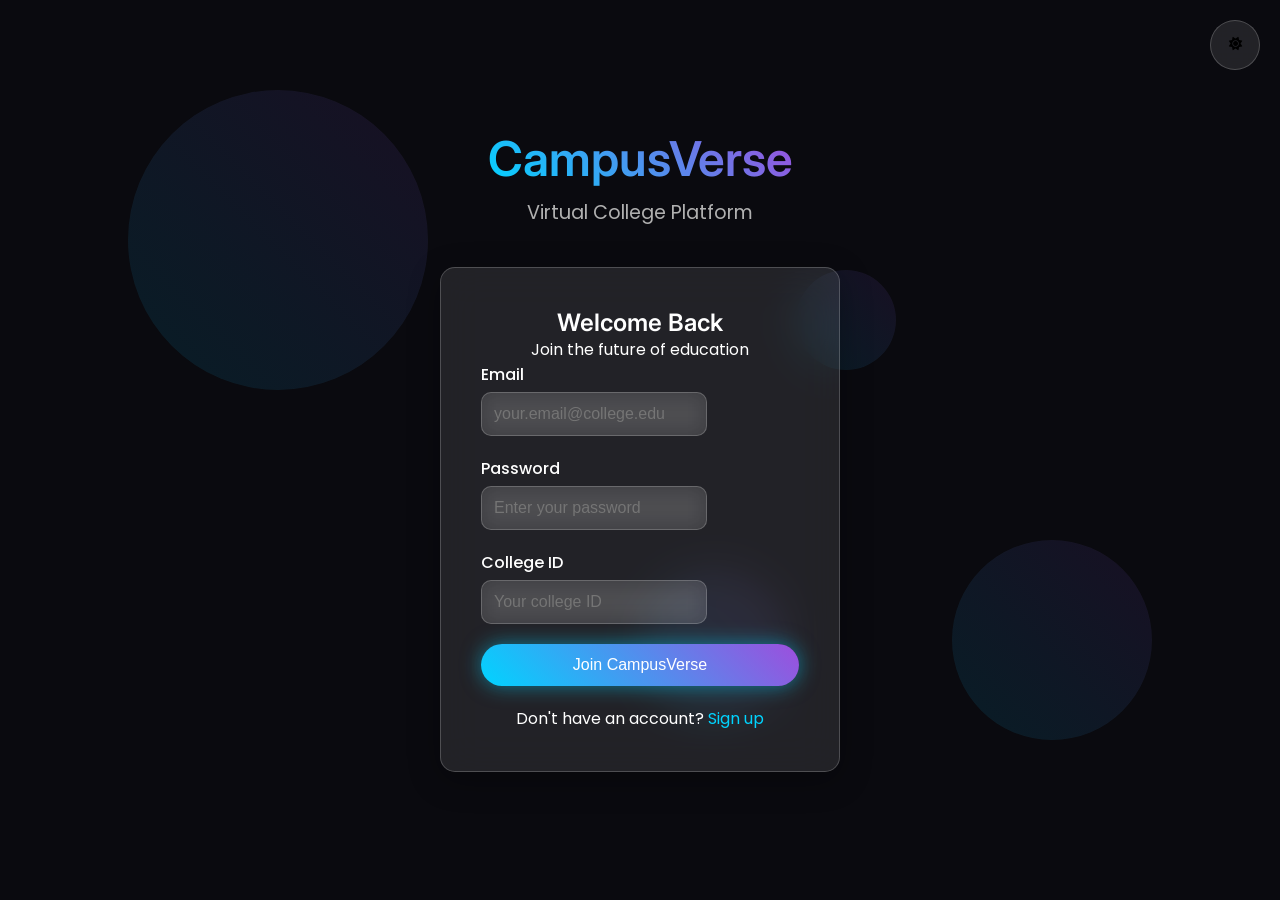
<file: campusverse-website/index.html>
<!DOCTYPE html>
<html lang="en">
<head>
  <meta charset="UTF-8">
  <meta name="viewport" content="width=device-width, initial-scale=1.0">
  <title>CampusVerse - Login</title>
  <link rel="stylesheet" href="css/styles.css">
  <link rel="stylesheet" href="https://cdnjs.cloudflare.com/ajax/libs/font-awesome/6.0.0/css/all.min.css">
</head>
<body>
  <!-- Theme Toggle -->
  <button id="theme-toggle" class="theme-toggle" aria-label="Toggle theme">
    <i class="fas fa-sun"></i>
  </button>

  <!-- Background Shapes -->
  <div class="background-shapes">
    <div class="shape shape-1"></div>
    <div class="shape shape-2"></div>
    <div class="shape shape-3"></div>
    <div class="shape shape-4"></div>
  </div>

  <!-- Main Content -->
  <div class="login-container">
    <div class="logo">
      <h1>CampusVerse</h1>
      <p>Virtual College Platform</p>
    </div>

    <div class="glass-card login-card" id="login-card" data-animate>
      <h2>Welcome Back</h2>
      <p>Join the future of education</p>

      <form id="login-form">
        <div class="form-group">
          <label for="email">Email</label>
          <input type="email" id="email" name="email" class="glass-input" placeholder="your.email@college.edu" required>
        </div>

        <div class="form-group">
          <label for="password">Password</label>
          <input type="password" id="password" name="password" class="glass-input" placeholder="Enter your password" required>
        </div>

        <div class="form-group">
          <label for="college-id">College ID</label>
          <input type="text" id="college-id" name="college-id" class="glass-input" placeholder="Your college ID">
        </div>

        <button type="submit" class="neon-btn full-width">Join CampusVerse</button>
      </form>

      <div class="signup-link">
        <p>Don't have an account? <a href="#" onclick="showSignup()">Sign up</a></p>
      </div>
    </div>

    <div class="glass-card signup-card" id="signup-card" style="display: none;" data-animate>
      <h2>Create Account</h2>
      <p>Start your journey with CampusVerse</p>

      <form id="signup-form">
        <div class="form-group">
          <label for="signup-name">Full Name</label>
          <input type="text" id="signup-name" name="name" class="glass-input" placeholder="Your full name" required>
        </div>

        <div class="form-group">
          <label for="signup-email">Email</label>
          <input type="email" id="signup-email" name="email" class="glass-input" placeholder="your.email@college.edu" required>
        </div>

        <div class="form-group">
          <label for="signup-password">Password</label>
          <input type="password" id="signup-password" name="password" class="glass-input" placeholder="Create a password" required>
        </div>

        <div class="form-group">
          <label for="signup-college-id">College ID</label>
          <input type="text" id="signup-college-id" name="college-id" class="glass-input" placeholder="Your college ID" required>
        </div>

        <button type="submit" class="neon-btn full-width">Create Account</button>
      </form>

      <div class="login-link">
        <p>Already have an account? <a href="#" onclick="showLogin()">Log in</a></p>
      </div>
    </div>
  </div>

  <script src="js/app.js"></script>
  <script>
    function showSignup() {
      document.getElementById('login-card').style.display = 'none';
      document.getElementById('signup-card').style.display = 'block';
    }

    function showLogin() {
      document.getElementById('signup-card').style.display = 'none';
      document.getElementById('login-card').style.display = 'block';
    }
  </script>

  <style>
    .background-shapes {
      position: fixed;
      top: 0;
      left: 0;
      width: 100%;
      height: 100%;
      overflow: hidden;
      z-index: -1;
    }

    .shape {
      position: absolute;
      border-radius: 50%;
      background: linear-gradient(45deg, var(--neon-blue), var(--neon-purple));
      opacity: 0.1;
      animation: float 6s ease-in-out infinite;
    }

    .shape-1 {
      width: 300px;
      height: 300px;
      top: 10%;
      left: 10%;
      animation-delay: 0s;
    }

    .shape-2 {
      width: 200px;
      height: 200px;
      top: 60%;
      right: 10%;
      animation-delay: 2s;
    }

    .shape-3 {
      width: 150px;
      height: 150px;
      bottom: 20%;
      left: 50%;
      animation-delay: 4s;
    }

    .shape-4 {
      width: 100px;
      height: 100px;
      top: 30%;
      right: 30%;
      animation-delay: 1s;
    }

    @keyframes float {
      0%, 100% { transform: translateY(0px) rotate(0deg); }
      50% { transform: translateY(-20px) rotate(180deg); }
    }

    .login-container {
      display: flex;
      flex-direction: column;
      align-items: center;
      justify-content: center;
      min-height: 100vh;
      padding: 20px;
    }

    .logo {
      text-align: center;
      margin-bottom: 40px;
    }

    .logo h1 {
      font-size: 3rem;
      background: linear-gradient(45deg, var(--neon-blue), var(--neon-purple));
      -webkit-background-clip: text;
      -webkit-text-fill-color: transparent;
      background-clip: text;
      margin-bottom: 10px;
    }

    .logo p {
      color: var(--text-secondary);
      font-size: 1.2rem;
    }

    .login-card, .signup-card {
      width: 100%;
      max-width: 400px;
      padding: 40px;
      text-align: center;
    }

    .form-group {
      margin-bottom: 20px;
      text-align: left;
    }

    .form-group label {
      display: block;
      margin-bottom: 5px;
      color: var(--text-primary);
      font-weight: 500;
    }

    .full-width {
      width: 100%;
    }

    .signup-link, .login-link {
      margin-top: 20px;
    }

    .signup-link a, .login-link a {
      color: var(--neon-blue);
      text-decoration: none;
    }

    .signup-link a:hover, .login-link a:hover {
      text-decoration: underline;
    }

    @media (max-width: 480px) {
      .login-card, .signup-card {
        padding: 20px;
      }

      .logo h1 {
        font-size: 2rem;
      }
    }
  </style>
</body>
</html>
</file>
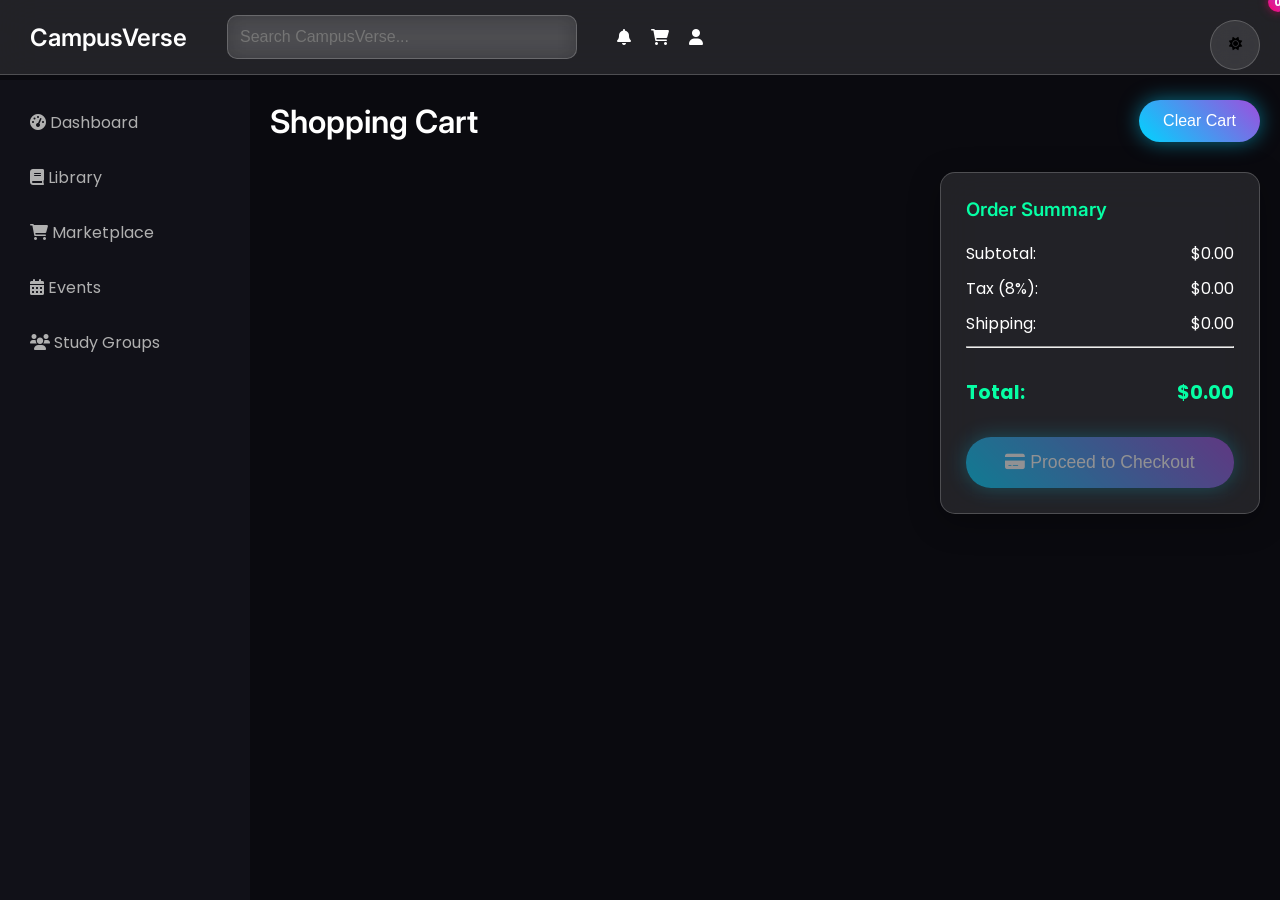
<file: campusverse-website/pages/cart-final.html>
<!DOCTYPE html>
<html lang="en">
<head>
  <meta charset="UTF-8">
  <meta name="viewport" content="width=device-width, initial-scale=1.0">
  <title>Shopping Cart - CampusVerse</title>
  <link rel="stylesheet" href="../css/styles.css">
  <link rel="stylesheet" href="https://cdnjs.cloudflare.com/ajax/libs/font-awesome/6.0.0/css/all.min.css">
</head>
<body>
  <!-- Theme Toggle -->
  <button id="theme-toggle" class="theme-toggle" aria-label="Toggle theme">
    <i class="fas fa-sun"></i>
  </button>

  <!-- Navbar -->
  <nav class="navbar">
    <div class="nav-brand">
      <h2>CampusVerse</h2>
    </div>
    <div class="nav-search">
      <input type="search" placeholder="Search CampusVerse..." class="glass-input">
    </div>
    <div class="nav-links">
      <a href="#" class="nav-link"><i class="fas fa-bell"></i></a>
      <a href="cart-final.html" class="nav-link cart-link">
        <i class="fas fa-shopping-cart"></i>
        <span class="cart-counter">0</span>
      </a>
      <a href="#" class="nav-link"><i class="fas fa-user"></i></a>
    </div>
  </nav>

  <!-- Sidebar -->
  <aside class="sidebar">
    <a href="dashboard.html" class="sidebar-item">
      <i class="fas fa-tachometer-alt"></i> Dashboard
    </a>
    <a href="library.html" class="sidebar-item">
      <i class="fas fa-book"></i> Library
    </a>
    <a href="marketplace-final.html" class="sidebar-item">
      <i class="fas fa-shopping-cart"></i> Marketplace
    </a>
    <a href="events.html" class="sidebar-item">
      <i class="fas fa-calendar-alt"></i> Events
    </a>
    <a href="groups.html" class="sidebar-item">
      <i class="fas fa-users"></i> Study Groups
    </a>
  </aside>

  <!-- Main Content -->
  <main class="main-content">
    <div class="cart-header">
      <h1>Shopping Cart</h1>
      <button id="clear-cart" class="neon-btn secondary">Clear Cart</button>
    </div>

    <div class="cart-container">
      <div id="cart-items" class="cart-items">
        <!-- Cart items will be populated here -->
      </div>

      <div id="cart-summary" class="cart-summary glass-card">
        <h3>Order Summary</h3>
        <div class="summary-row">
          <span>Subtotal:</span>
          <span id="cart-subtotal">$0.00</span>
        </div>
        <div class="summary-row">
          <span>Tax (8%):</span>
          <span id="cart-tax">$0.00</span>
        </div>
        <div class="summary-row">
          <span>Shipping:</span>
          <span id="cart-shipping">$0.00</span>
        </div>
        <hr>
        <div class="summary-row total">
          <span>Total:</span>
          <span id="cart-total">$0.00</span>
        </div>
        <button id="checkout-btn" class="neon-btn checkout-btn" disabled>
          <i class="fas fa-credit-card"></i>
          Proceed to Checkout
        </button>
      </div>
    </div>
  </main>

  <!-- Payment Modal -->
  <div id="payment-modal" class="modal">
    <div class="modal-content glass-card">
      <div class="modal-header">
        <h2>Payment Details</h2>
        <button class="close-modal">&times;</button>
      </div>
      <div class="modal-body">
        <div class="payment-methods">
          <div class="payment-method active" data-method="card">
            <i class="fas fa-credit-card"></i>
            <span>Credit/Debit Card</span>
          </div>
          <div class="payment-method" data-method="paypal">
            <i class="fab fa-paypal"></i>
            <span>PayPal</span>
          </div>
          <div class="payment-method" data-method="apple">
            <i class="fab fa-apple-pay"></i>
            <span>Apple Pay</span>
          </div>
        </div>

        <form id="payment-form">
          <div class="form-group">
            <label for="card-number">Card Number</label>
            <input type="text" id="card-number" name="card-number" placeholder="1234 5678 9012 3456" maxlength="19">
          </div>

          <div class="form-row">
            <div class="form-group">
              <label for="expiry-date">Expiry Date</label>
              <input type="text" id="expiry-date" name="expiry-date" placeholder="MM/YY" maxlength="5">
            </div>
            <div class="form-group">
              <label for="cvv">CVV</label>
              <input type="text" id="cvv" name="cvv" placeholder="123" maxlength="4">
            </div>
          </div>

          <div class="form-group">
            <label for="card-name">Cardholder Name</label>
            <input type="text" id="card-name" name="card-name" placeholder="John Doe">
          </div>

          <div class="form-group">
            <label for="email">Email</label>
            <input type="email" id="email" name="email" placeholder="john@example.com">
          </div>

          <div class="order-review">
            <h4>Order Review</h4>
            <div id="order-items"></div>
            <div class="order-total">
              <strong>Total: <span id="payment-total">$0.00</span></strong>
            </div>
          </div>

          <div class="payment-status" id="payment-status"></div>

          <button type="submit" class="neon-btn" id="pay-btn">
            <i class="fas fa-lock"></i>
            Pay Now
          </button>
        </form>
      </div>
    </div>
  </div>

  <script src="../js/main.js"></script>
  <script src="../js/cart-final.js"></script>

  <style>
    .cart-header {
      display: flex;
      justify-content: space-between;
      align-items: center;
      margin-bottom: 30px;
      flex-wrap: wrap;
      gap: 20px;
    }

    .cart-container {
      display: grid;
      grid-template-columns: 2fr 1fr;
      gap: 30px;
    }

    .cart-items {
      min-height: 400px;
    }

    .empty-cart {
      text-align: center;
      padding: 60px 20px;
      color: var(--text-secondary);
    }

    .empty-cart h3 {
      margin-bottom: 15px;
      color: var(--text-primary);
    }

    .cart-item {
      display: flex;
      align-items: center;
      padding: 20px;
      margin-bottom: 15px;
      background: var(--bg-secondary);
      border-radius: 10px;
      transition: all 0.3s ease;
    }

    .cart-item:hover {
      transform: translateY(-2px);
      box-shadow: 0 5px 20px rgba(0, 212, 255, 0.2);
    }

    .cart-item-image {
      width: 60px;
      height: 60px;
      background: var(--bg-primary);
      border-radius: 8px;
      display: flex;
      align-items: center;
      justify-content: center;
      margin-right: 20px;
      font-size: 1.5rem;
      color: var(--neon-blue);
    }

    .cart-item-info {
      flex: 1;
    }

    .cart-item-info h4 {
      margin-bottom: 5px;
    }

    .cart-item-seller {
      color: var(--text-secondary);
      font-size: 0.9rem;
      margin-bottom: 5px;
    }

    .cart-item-price {
      color: var(--neon-cyan);
      font-weight: bold;
    }

    .cart-item-controls {
      display: flex;
      flex-direction: column;
      align-items: flex-end;
      gap: 10px;
    }

    .quantity-controls {
      display: flex;
      align-items: center;
      gap: 10px;
    }

    .quantity-btn {
      width: 30px;
      height: 30px;
      border: 1px solid var(--neon-blue);
      background: transparent;
      color: var(--neon-blue);
      border-radius: 5px;
      cursor: pointer;
      display: flex;
      align-items: center;
      justify-content: center;
      transition: all 0.3s ease;
    }

    .quantity-btn:hover {
      background: var(--neon-blue);
      color: var(--bg-primary);
    }

    .quantity {
      min-width: 30px;
      text-align: center;
      font-weight: bold;
    }

    .cart-item-subtotal {
      color: var(--neon-cyan);
      font-weight: bold;
      font-size: 1.1rem;
    }

    .remove-btn {
      background: transparent;
      border: none;
      color: var(--text-secondary);
      cursor: pointer;
      padding: 5px;
      border-radius: 5px;
      transition: all 0.3s ease;
    }

    .remove-btn:hover {
      color: var(--accent-red);
      background: rgba(255, 107, 107, 0.1);
    }

    .cart-summary {
      padding: 25px;
      position: sticky;
      top: 20px;
      height: fit-content;
    }

    .cart-summary h3 {
      margin-bottom: 20px;
      color: var(--neon-cyan);
    }

    .summary-row {
      display: flex;
      justify-content: space-between;
      margin-bottom: 10px;
    }

    .summary-row.total {
      font-size: 1.2rem;
      font-weight: bold;
      color: var(--neon-cyan);
      margin-top: 15px;
      padding-top: 15px;
      border-top: 1px solid var(--border-color);
    }

    .checkout-btn {
      width: 100%;
      margin-top: 20px;
      font-size: 1.1rem;
      padding: 15px;
    }

    .checkout-btn:disabled {
      opacity: 0.5;
      cursor: not-allowed;
    }

    /* Modal Styles */
    .modal {
      display: none;
      position: fixed;
      z-index: 1000;
      left: 0;
      top: 0;
      width: 100%;
      height: 100%;
      background-color: rgba(0, 0, 0, 0.8);
      backdrop-filter: blur(5px);
    }

    .modal.show {
      display: flex;
      align-items: center;
      justify-content: center;
    }

    .modal-content {
      max-width: 500px;
      width: 90%;
      max-height: 90vh;
      overflow-y: auto;
    }

    .modal-header {
      display: flex;
      justify-content: space-between;
      align-items: center;
      margin-bottom: 20px;
    }

    .close-modal {
      background: none;
      border: none;
      font-size: 1.5rem;
      color: var(--text-secondary);
      cursor: pointer;
      padding: 5px;
      border-radius: 5px;
      transition: all 0.3s ease;
    }

    .close-modal:hover {
      color: var(--accent-red);
      background: rgba(255, 107, 107, 0.1);
    }

    .payment-methods {
      display: flex;
      gap: 15px;
      margin-bottom: 25px;
    }

    .payment-method {
      flex: 1;
      padding: 15px;
      border: 2px solid var(--border-color);
      border-radius: 8px;
      text-align: center;
      cursor: pointer;
      transition: all 0.3s ease;
      display: flex;
      flex-direction: column;
      align-items: center;
      gap: 8px;
    }

    .payment-method.active {
      border-color: var(--neon-blue);
      background: rgba(0, 212, 255, 0.1);
    }

    .payment-method i {
      font-size: 1.5rem;
    }

    .form-row {
      display: grid;
      grid-template-columns: 1fr 1fr;
      gap: 15px;
    }

    .form-group {
      margin-bottom: 20px;
    }

    .form-group label {
      display: block;
      margin-bottom: 5px;
      color: var(--text-primary);
    }

    .form-group input {
      width: 100%;
      padding: 12px;
      border: 1px solid var(--border-color);
      border-radius: 5px;
      background: var(--bg-secondary);
      color: var(--text-primary);
      font-size: 1rem;
    }

    .form-group input:focus {
      outline: none;
      border-color: var(--neon-blue);
      box-shadow: 0 0 10px rgba(0, 212, 255, 0.3);
    }

    .order-review {
      background: var(--bg-secondary);
      padding: 15px;
      border-radius: 8px;
      margin: 20px 0;
    }

    .order-review h4 {
      margin-bottom: 10px;
      color: var(--neon-cyan);
    }

    .order-total {
      text-align: right;
      margin-top: 10px;
    }

    .payment-status {
      margin: 15px 0;
      padding: 10px;
      border-radius: 5px;
      text-align: center;
    }

    .payment-status.success {
      background: rgba(46, 204, 113, 0.2);
      color: var(--accent-green);
      border: 1px solid var(--accent-green);
    }

    .payment-status.error {
      background: rgba(231, 76, 60, 0.2);
      color: var(--accent-red);
      border: 1px solid var(--accent-red);
    }

    #pay-btn {
      width: 100%;
      margin-top: 20px;
    }

    @media (max-width: 768px) {
      .cart-container {
        grid-template-columns: 1fr;
      }

      .cart-header {
        flex-direction: column;
        align-items: stretch;
      }

      .cart-item {
        flex-direction: column;
        align-items: flex-start;
      }

      .cart-item-controls {
        align-items: flex-start;
        width: 100%;
        margin-top: 15px;
      }

      .form-row {
        grid-template-columns: 1fr;
      }

      .payment-methods {
        flex-direction: column;
      }
    }
  </style>
</body>
</html>
</file>
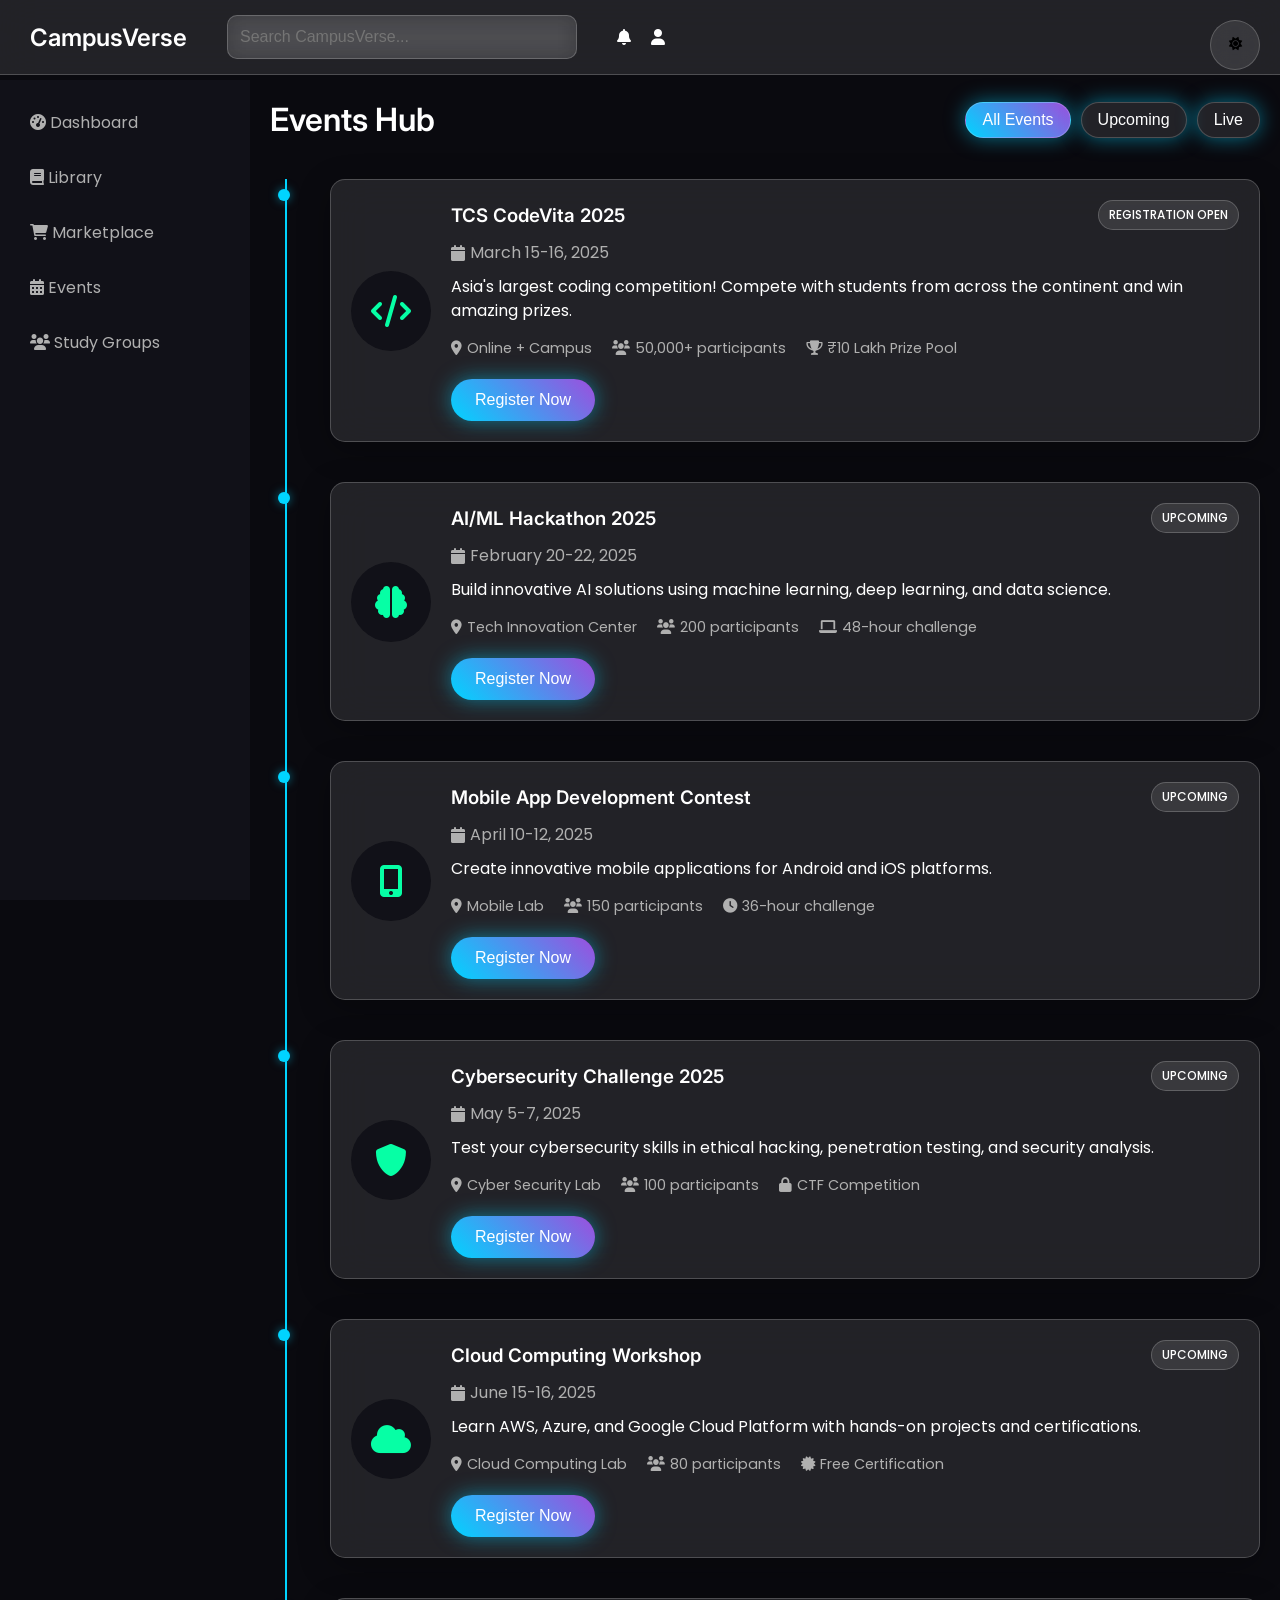
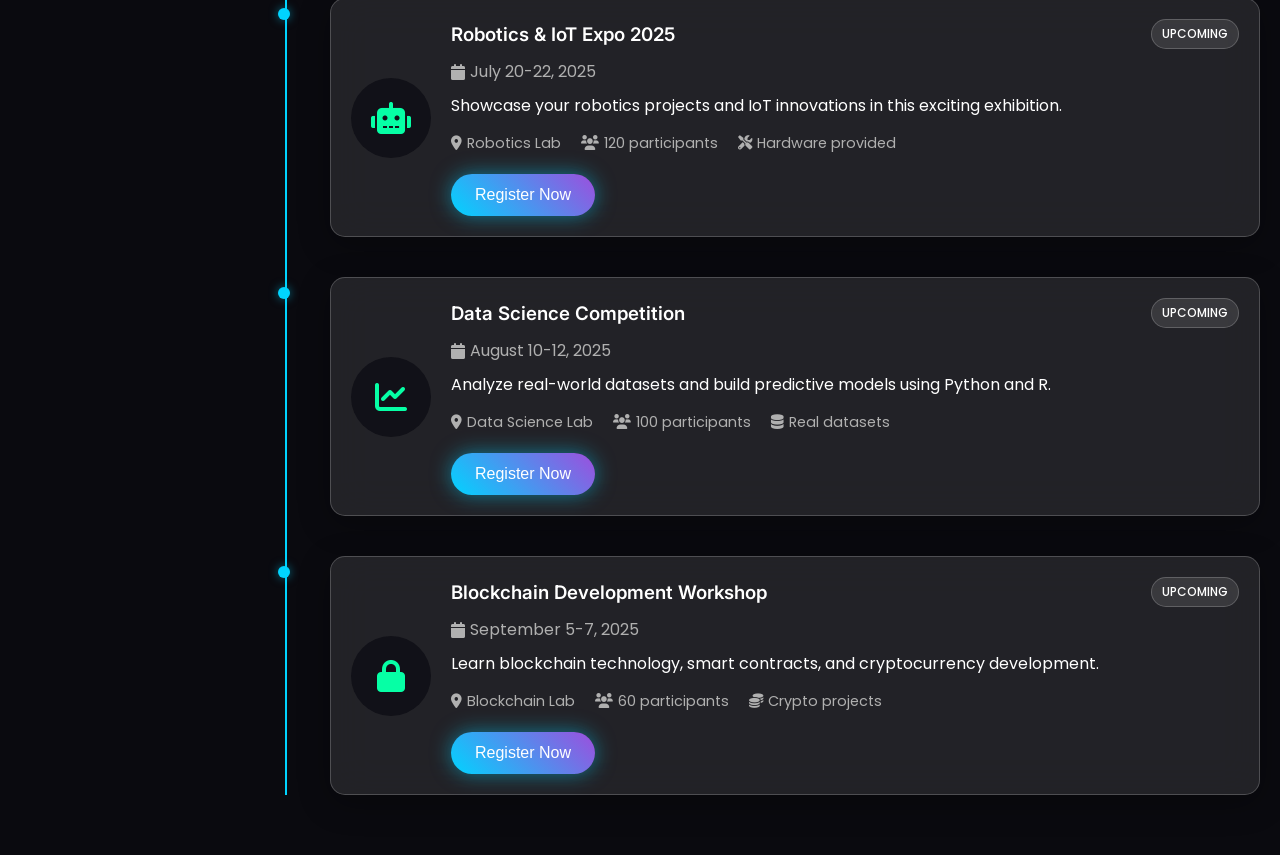
<file: campusverse-website/pages/events.html>
<!DOCTYPE html>
<html lang="en">
<head>
  <meta charset="UTF-8">
  <meta name="viewport" content="width=device-width, initial-scale=1.0">
  <title>Events Hub - CampusVerse</title>
  <link rel="stylesheet" href="../css/styles.css">
  <link rel="stylesheet" href="https://cdnjs.cloudflare.com/ajax/libs/font-awesome/6.0.0/css/all.min.css">
</head>
<body>
  <!-- Theme Toggle -->
  <button id="theme-toggle" class="theme-toggle" aria-label="Toggle theme">
    <i class="fas fa-sun"></i>
  </button>

  <!-- Navbar -->
  <nav class="navbar">
    <div class="nav-brand">
      <h2>CampusVerse</h2>
    </div>
    <div class="nav-search">
      <input type="search" placeholder="Search CampusVerse..." class="glass-input">
    </div>
    <div class="nav-links">
      <a href="#" class="nav-link"><i class="fas fa-bell"></i></a>
      <a href="#" class="nav-link"><i class="fas fa-user"></i></a>
    </div>
  </nav>

  <!-- Sidebar -->
  <aside class="sidebar">
    <a href="dashboard.html" class="sidebar-item">
      <i class="fas fa-tachometer-alt"></i> Dashboard
    </a>
    <a href="library.html" class="sidebar-item">
      <i class="fas fa-book"></i> Library
    </a>
    <a href="marketplace.html" class="sidebar-item">
      <i class="fas fa-shopping-cart"></i> Marketplace
    </a>
    <a href="events.html" class="sidebar-item active">
      <i class="fas fa-calendar-alt"></i> Events
    </a>
    <a href="groups.html" class="sidebar-item">
      <i class="fas fa-users"></i> Study Groups
    </a>
  </aside>

  <!-- Main Content -->
  <main class="main-content">
    <div class="events-header">
      <h1>Events Hub</h1>
      <div class="event-filters">
        <button class="neon-btn filter-btn active" data-filter="all">All Events</button>
        <button class="neon-btn filter-btn" data-filter="upcoming">Upcoming</button>
        <button class="neon-btn filter-btn" data-filter="live">Live</button>
      </div>
    </div>

    <div class="timeline" data-animate>
      <!-- 2025 Hackathons and Tech Events -->
      <div class="timeline-item event-item" data-category="upcoming">
        <div class="glass-card event-card">
          <div class="event-image">
            <i class="fas fa-code"></i>
          </div>
          <div class="event-info">
            <div class="event-header">
              <h3>TCS CodeVita 2025</h3>
              <span class="badge upcoming">REGISTRATION OPEN</span>
            </div>
            <p class="event-date"><i class="fas fa-calendar"></i> March 15-16, 2025</p>
            <p class="event-description">Asia's largest coding competition! Compete with students from across the continent and win amazing prizes.</p>
            <div class="event-details">
              <span><i class="fas fa-map-marker-alt"></i> Online + Campus</span>
              <span><i class="fas fa-users"></i> 50,000+ participants</span>
              <span><i class="fas fa-trophy"></i> ₹10 Lakh Prize Pool</span>
            </div>
            <button class="neon-btn" onclick="registerEvent('TCS CodeVita 2025', 'https://www.tcscodevita.com')">Register Now</button>
          </div>
        </div>
      </div>

      <div class="timeline-item event-item" data-category="upcoming">
        <div class="glass-card event-card">
          <div class="event-image">
            <i class="fas fa-brain"></i>
          </div>
          <div class="event-info">
            <div class="event-header">
              <h3>AI/ML Hackathon 2025</h3>
              <span class="badge upcoming">UPCOMING</span>
            </div>
            <p class="event-date"><i class="fas fa-calendar"></i> February 20-22, 2025</p>
            <p class="event-description">Build innovative AI solutions using machine learning, deep learning, and data science.</p>
            <div class="event-details">
              <span><i class="fas fa-map-marker-alt"></i> Tech Innovation Center</span>
              <span><i class="fas fa-users"></i> 200 participants</span>
              <span><i class="fas fa-laptop"></i> 48-hour challenge</span>
            </div>
            <button class="neon-btn">Register Now</button>
          </div>
        </div>
      </div>

      <div class="timeline-item event-item" data-category="upcoming">
        <div class="glass-card event-card">
          <div class="event-image">
            <i class="fas fa-mobile-alt"></i>
          </div>
          <div class="event-info">
            <div class="event-header">
              <h3>Mobile App Development Contest</h3>
              <span class="badge upcoming">UPCOMING</span>
            </div>
            <p class="event-date"><i class="fas fa-calendar"></i> April 10-12, 2025</p>
            <p class="event-description">Create innovative mobile applications for Android and iOS platforms.</p>
            <div class="event-details">
              <span><i class="fas fa-map-marker-alt"></i> Mobile Lab</span>
              <span><i class="fas fa-users"></i> 150 participants</span>
              <span><i class="fas fa-clock"></i> 36-hour challenge</span>
            </div>
            <button class="neon-btn">Register Now</button>
          </div>
        </div>
      </div>

      <div class="timeline-item event-item" data-category="upcoming">
        <div class="glass-card event-card">
          <div class="event-image">
            <i class="fas fa-shield-alt"></i>
          </div>
          <div class="event-info">
            <div class="event-header">
              <h3>Cybersecurity Challenge 2025</h3>
              <span class="badge upcoming">UPCOMING</span>
            </div>
            <p class="event-date"><i class="fas fa-calendar"></i> May 5-7, 2025</p>
            <p class="event-description">Test your cybersecurity skills in ethical hacking, penetration testing, and security analysis.</p>
            <div class="event-details">
              <span><i class="fas fa-map-marker-alt"></i> Cyber Security Lab</span>
              <span><i class="fas fa-users"></i> 100 participants</span>
              <span><i class="fas fa-lock"></i> CTF Competition</span>
            </div>
            <button class="neon-btn">Register Now</button>
          </div>
        </div>
      </div>

      <div class="timeline-item event-item" data-category="upcoming">
        <div class="glass-card event-card">
          <div class="event-image">
            <i class="fas fa-cloud"></i>
          </div>
          <div class="event-info">
            <div class="event-header">
              <h3>Cloud Computing Workshop</h3>
              <span class="badge upcoming">UPCOMING</span>
            </div>
            <p class="event-date"><i class="fas fa-calendar"></i> June 15-16, 2025</p>
            <p class="event-description">Learn AWS, Azure, and Google Cloud Platform with hands-on projects and certifications.</p>
            <div class="event-details">
              <span><i class="fas fa-map-marker-alt"></i> Cloud Computing Lab</span>
              <span><i class="fas fa-users"></i> 80 participants</span>
              <span><i class="fas fa-certificate"></i> Free Certification</span>
            </div>
            <button class="neon-btn">Register Now</button>
          </div>
        </div>
      </div>

      <div class="timeline-item event-item" data-category="upcoming">
        <div class="glass-card event-card">
          <div class="event-image">
            <i class="fas fa-robot"></i>
          </div>
          <div class="event-info">
            <div class="event-header">
              <h3>Robotics & IoT Expo 2025</h3>
              <span class="badge upcoming">UPCOMING</span>
            </div>
            <p class="event-date"><i class="fas fa-calendar"></i> July 20-22, 2025</p>
            <p class="event-description">Showcase your robotics projects and IoT innovations in this exciting exhibition.</p>
            <div class="event-details">
              <span><i class="fas fa-map-marker-alt"></i> Robotics Lab</span>
              <span><i class="fas fa-users"></i> 120 participants</span>
              <span><i class="fas fa-tools"></i> Hardware provided</span>
            </div>
            <button class="neon-btn">Register Now</button>
          </div>
        </div>
      </div>

      <div class="timeline-item event-item" data-category="upcoming">
        <div class="glass-card event-card">
          <div class="event-image">
            <i class="fas fa-chart-line"></i>
          </div>
          <div class="event-info">
            <div class="event-header">
              <h3>Data Science Competition</h3>
              <span class="badge upcoming">UPCOMING</span>
            </div>
            <p class="event-date"><i class="fas fa-calendar"></i> August 10-12, 2025</p>
            <p class="event-description">Analyze real-world datasets and build predictive models using Python and R.</p>
            <div class="event-details">
              <span><i class="fas fa-map-marker-alt"></i> Data Science Lab</span>
              <span><i class="fas fa-users"></i> 100 participants</span>
              <span><i class="fas fa-database"></i> Real datasets</span>
            </div>
            <button class="neon-btn">Register Now</button>
          </div>
        </div>
      </div>

      <div class="timeline-item event-item" data-category="upcoming">
        <div class="glass-card event-card">
          <div class="event-image">
            <i class="fas fa-lock"></i>
          </div>
          <div class="event-info">
            <div class="event-header">
              <h3>Blockchain Development Workshop</h3>
              <span class="badge upcoming">UPCOMING</span>
            </div>
            <p class="event-date"><i class="fas fa-calendar"></i> September 5-7, 2025</p>
            <p class="event-description">Learn blockchain technology, smart contracts, and cryptocurrency development.</p>
            <div class="event-details">
              <span><i class="fas fa-map-marker-alt"></i> Blockchain Lab</span>
              <span><i class="fas fa-users"></i> 60 participants</span>
              <span><i class="fas fa-coins"></i> Crypto projects</span>
            </div>
            <button class="neon-btn">Register Now</button>
          </div>
        </div>
      </div>
    </div>
  </main>

  <script src="../js/main.js"></script>
  <script>
    // Event filtering
    const filterButtons = document.querySelectorAll('.filter-btn');
    const eventItems = document.querySelectorAll('.event-item');

    filterButtons.forEach(button => {
      button.addEventListener('click', () => {
        const filter = button.getAttribute('data-filter');

        // Update active button
        filterButtons.forEach(btn => btn.classList.remove('active'));
        button.classList.add('active');

        // Filter events
        eventItems.forEach(item => {
          if (filter === 'all' || item.getAttribute('data-category') === filter) {
            item.style.display = 'block';
          } else {
            item.style.display = 'none';
          }
        });
      });
    });

    // Event registration functionality
    function registerEvent(eventName, registrationUrl) {
      // Show confirmation dialog
      if (confirm(`Register for ${eventName}?\n\nThis will open the registration page in a new tab.`)) {
        // Open registration URL in new tab
        window.open(registrationUrl, '_blank');
        
        // Show notification
        if (window.showNotification) {
          window.showNotification(`Redirecting to ${eventName} registration...`, 'info');
        }
        
        // Track registration
        trackEventRegistration(eventName);
      }
    }

    function trackEventRegistration(eventName) {
      // Store registration in localStorage
      const registrations = JSON.parse(localStorage.getItem('eventRegistrations') || '[]');
      const registration = {
        eventName: eventName,
        registrationDate: new Date().toISOString(),
        status: 'registered'
      };
      
      registrations.push(registration);
      localStorage.setItem('eventRegistrations', JSON.stringify(registrations));
      
      // Show success notification
      if (window.showNotification) {
        window.showNotification(`Successfully registered for ${eventName}!`, 'success');
      }
    }

    // Notification system
    function showNotification(message, type = 'info') {
      // Create notification element
      const notification = document.createElement('div');
      notification.className = `notification notification-${type}`;
      notification.innerHTML = `
        <div class="notification-content">
          <i class="fas fa-${getNotificationIcon(type)}"></i>
          <span>${message}</span>
        </div>
        <button class="notification-close" onclick="closeNotification(this)">
          <i class="fas fa-times"></i>
        </button>
      `;
      
      // Add to page
      document.body.appendChild(notification);
      
      // Show notification
      setTimeout(() => {
        notification.classList.add('show');
      }, 100);
      
      // Auto-hide after 5 seconds
      setTimeout(() => {
        closeNotification(notification.querySelector('.notification-close'));
      }, 5000);
    }

    function getNotificationIcon(type) {
      const icons = {
        'success': 'check-circle',
        'error': 'exclamation-circle',
        'warning': 'exclamation-triangle',
        'info': 'info-circle'
      };
      return icons[type] || 'info-circle';
    }

    function closeNotification(button) {
      const notification = button.closest('.notification');
      notification.classList.remove('show');
      setTimeout(() => {
        notification.remove();
      }, 300);
    }

    // Make notification function globally available
    window.showNotification = showNotification;
  </script>

  <style>
    .events-header {
      display: flex;
      justify-content: space-between;
      align-items: center;
      margin-bottom: 40px;
      flex-wrap: wrap;
      gap: 20px;
    }

    .event-filters {
      display: flex;
      gap: 10px;
      flex-wrap: wrap;
    }

    .filter-btn {
      background: var(--bg-glass);
      color: var(--text-primary);
      border: 1px solid var(--border-glass);
      padding: 8px 16px;
      border-radius: 20px;
      cursor: pointer;
      transition: all 0.3s ease;
    }

    .filter-btn:hover, .filter-btn.active {
      background: linear-gradient(45deg, var(--neon-blue), var(--neon-purple));
      color: white;
      box-shadow: var(--shadow-neon);
    }

    .timeline-item {
      margin-bottom: 40px;
    }

    .event-card {
      display: flex;
      gap: 20px;
      padding: 20px;
      align-items: center;
    }

    .event-image {
      width: 80px;
      height: 80px;
      background: var(--bg-secondary);
      border-radius: 50%;
      display: flex;
      align-items: center;
      justify-content: center;
      font-size: 2rem;
      color: var(--neon-cyan);
      flex-shrink: 0;
    }

    .event-info {
      flex: 1;
    }

    .event-header {
      display: flex;
      justify-content: space-between;
      align-items: center;
      margin-bottom: 10px;
      flex-wrap: wrap;
      gap: 10px;
    }

    .event-header h3 {
      margin: 0;
    }

    .event-date {
      color: var(--text-secondary);
      margin-bottom: 10px;
      display: flex;
      align-items: center;
      gap: 5px;
    }

    .event-description {
      margin-bottom: 15px;
      line-height: 1.5;
    }

    .event-details {
      display: flex;
      gap: 20px;
      margin-bottom: 20px;
      flex-wrap: wrap;
    }

    .event-details span {
      color: var(--text-secondary);
      font-size: 0.9rem;
      display: flex;
      align-items: center;
      gap: 5px;
    }

    @media (max-width: 768px) {
      .events-header {
        flex-direction: column;
        align-items: stretch;
      }

      .event-filters {
        justify-content: center;
      }

      .event-card {
        flex-direction: column;
        text-align: center;
      }

      .event-image {
        width: 60px;
        height: 60px;
        font-size: 1.5rem;
      }

      .event-header {
        justify-content: center;
      }

      .event-details {
        justify-content: center;
      }
    }

    /* Notification Styles */
    .notification {
      position: fixed;
      top: 20px;
      right: 20px;
      background: var(--bg-glass);
      border: 1px solid var(--border-glass);
      border-radius: 10px;
      padding: 15px 20px;
      min-width: 300px;
      max-width: 400px;
      z-index: 10000;
      transform: translateX(100%);
      transition: all 0.3s ease;
      backdrop-filter: blur(10px);
      box-shadow: 0 10px 30px rgba(0, 0, 0, 0.3);
    }

    .notification.show {
      transform: translateX(0);
    }

    .notification-content {
      display: flex;
      align-items: center;
      gap: 12px;
      color: var(--text-primary);
    }

    .notification-content i {
      font-size: 1.2rem;
    }

    .notification-success {
      border-color: var(--neon-green);
      background: rgba(0, 255, 127, 0.1);
    }

    .notification-success .notification-content i {
      color: var(--neon-green);
    }

    .notification-error {
      border-color: var(--accent-red);
      background: rgba(255, 107, 107, 0.1);
    }

    .notification-error .notification-content i {
      color: var(--accent-red);
    }

    .notification-warning {
      border-color: #f39c12;
      background: rgba(243, 156, 18, 0.1);
    }

    .notification-warning .notification-content i {
      color: #f39c12;
    }

    .notification-info {
      border-color: var(--neon-cyan);
      background: rgba(0, 212, 255, 0.1);
    }

    .notification-info .notification-content i {
      color: var(--neon-cyan);
    }

    .notification-close {
      position: absolute;
      top: 8px;
      right: 8px;
      background: none;
      border: none;
      color: var(--text-secondary);
      cursor: pointer;
      padding: 4px;
      border-radius: 4px;
      transition: all 0.3s ease;
    }

    .notification-close:hover {
      color: var(--text-primary);
      background: rgba(255, 255, 255, 0.1);
    }
  </style>
</body>
</html>
</file>
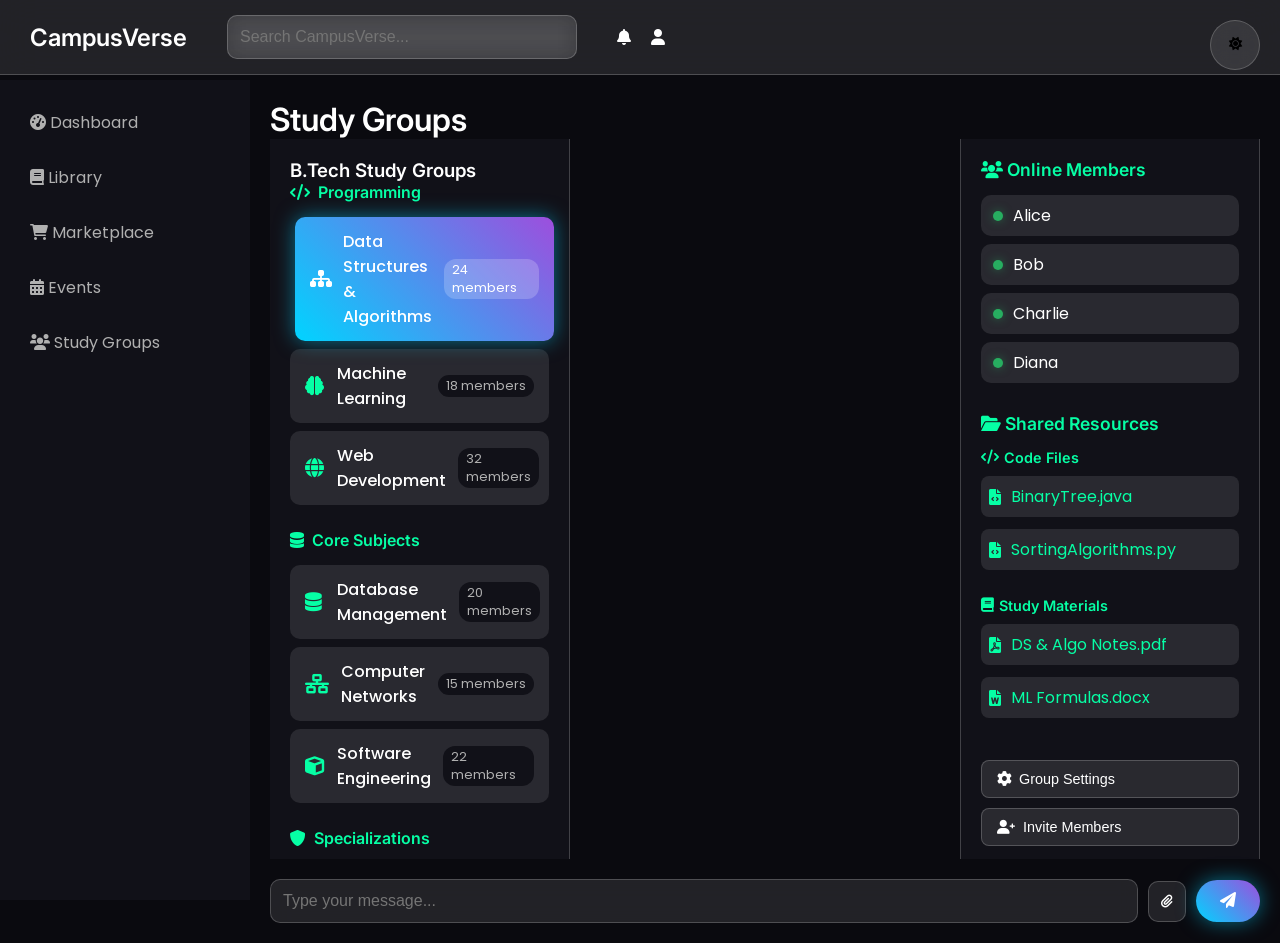
<file: campusverse-website/pages/groups.html>
<!DOCTYPE html>
<html lang="en">
<head>
  <meta charset="UTF-8" />
  <meta name="viewport" content="width=device-width, initial-scale=1" />
  <title>Study Groups - CampusVerse</title>
  <link rel="stylesheet" href="../css/styles.css" />
  <link rel="stylesheet" href="https://cdnjs.cloudflare.com/ajax/libs/font-awesome/6.0.0/css/all.min.css" />
</head>
<body>
  <!-- Theme Toggle -->
  <button id="theme-toggle" class="theme-toggle" aria-label="Toggle theme">
    <i class="fas fa-sun"></i>
  </button>

  <!-- Navbar -->
  <nav class="navbar">
    <div class="nav-brand">
      <h2>CampusVerse</h2>
    </div>
    <div class="nav-search">
      <input type="search" placeholder="Search CampusVerse..." class="glass-input" />
    </div>
    <div class="nav-links">
      <a href="#" class="nav-link"><i class="fas fa-bell"></i></a>
      <a href="#" class="nav-link"><i class="fas fa-user"></i></a>
    </div>
  </nav>

  <!-- Sidebar -->
  <aside class="sidebar">
    <a href="dashboard.html" class="sidebar-item">
      <i class="fas fa-tachometer-alt"></i> Dashboard
    </a>
    <a href="library.html" class="sidebar-item">
      <i class="fas fa-book"></i> Library
    </a>
    <a href="marketplace.html" class="sidebar-item">
      <i class="fas fa-shopping-cart"></i> Marketplace
    </a>
    <a href="events.html" class="sidebar-item">
      <i class="fas fa-calendar-alt"></i> Events
    </a>
    <a href="groups.html" class="sidebar-item active">
      <i class="fas fa-users"></i> Study Groups
    </a>
  </aside>

  <!-- Main Content -->
  <main class="main-content">
    <h1>Study Groups</h1>
    <div class="chat-container" data-animate>
      <!-- Groups List Sidebar -->
      <div class="chat-sidebar">
        <h3>B.Tech Study Groups</h3>
        <div class="group-categories">
          <div class="category-section">
            <h4><i class="fas fa-code"></i> Programming</h4>
            <ul class="group-list">
              <li class="group-item active" data-group="data-structures">
                <i class="fas fa-sitemap"></i>
                <span>Data Structures & Algorithms</span>
                <span class="member-count">24 members</span>
              </li>
              <li class="group-item" data-group="machine-learning">
                <i class="fas fa-brain"></i>
                <span>Machine Learning</span>
                <span class="member-count">18 members</span>
              </li>
              <li class="group-item" data-group="web-development">
                <i class="fas fa-globe"></i>
                <span>Web Development</span>
                <span class="member-count">32 members</span>
              </li>
            </ul>
          </div>
          
          <div class="category-section">
            <h4><i class="fas fa-database"></i> Core Subjects</h4>
            <ul class="group-list">
              <li class="group-item" data-group="database-management">
                <i class="fas fa-database"></i>
                <span>Database Management</span>
                <span class="member-count">20 members</span>
              </li>
              <li class="group-item" data-group="computer-networks">
                <i class="fas fa-network-wired"></i>
                <span>Computer Networks</span>
                <span class="member-count">15 members</span>
              </li>
              <li class="group-item" data-group="software-engineering">
                <i class="fas fa-cube"></i>
                <span>Software Engineering</span>
                <span class="member-count">22 members</span>
              </li>
            </ul>
          </div>

          <div class="category-section">
            <h4><i class="fas fa-shield-alt"></i> Specializations</h4>
            <ul class="group-list">
              <li class="group-item" data-group="cybersecurity">
                <i class="fas fa-shield-alt"></i>
                <span>Cybersecurity</span>
                <span class="member-count">12 members</span>
              </li>
              <li class="group-item" data-group="cloud-computing">
                <i class="fas fa-cloud"></i>
                <span>Cloud Computing</span>
                <span class="member-count">16 members</span>
              </li>
              <li class="group-item" data-group="blockchain">
                <i class="fas fa-lock"></i>
                <span>Blockchain Technology</span>
                <span class="member-count">8 members</span>
              </li>
            </ul>
          </div>
        </div>
        
        <div class="create-group-section">
          <button class="create-group-btn" onclick="showCreateGroupModal()">
            <i class="fas fa-plus"></i>
            Create New Group
          </button>
        </div>
      </div>

      <!-- Chat Window -->
      <div class="chat-window" id="chat-window">
        <!-- Messages will be loaded here by chat.js -->
      </div>

      <!-- Online Users & Shared Files -->
      <div class="chat-sidebar">
        <div class="online-users-section">
          <h3><i class="fas fa-users"></i> Online Members</h3>
          <div id="online-users">
            <div class="user-presence">
              <div class="presence-indicator"></div>
              <div class="user-info">
                <span class="user-name">Sivareddy</span>
                <span class="user-status">You</span>
              </div>
            </div>
            <div class="user-presence">
              <div class="presence-indicator"></div>
              <div class="user-info">
                <span class="user-name">Alex Chen</span>
                <span class="user-status">Typing...</span>
              </div>
            </div>
            <div class="user-presence">
              <div class="presence-indicator"></div>
              <div class="user-info">
                <span class="user-name">Sarah Wilson</span>
                <span class="user-status">Online</span>
              </div>
            </div>
            <div class="user-presence">
              <div class="presence-indicator offline"></div>
              <div class="user-info">
                <span class="user-name">Mike Johnson</span>
                <span class="user-status">Last seen 2h ago</span>
              </div>
            </div>
          </div>
        </div>

        <div class="shared-files-section">
          <h3><i class="fas fa-folder-open"></i> Shared Resources</h3>
          <div class="file-categories">
            <div class="file-category">
              <h5><i class="fas fa-code"></i> Code Files</h5>
              <ul class="shared-files">
                <li><a href="#" onclick="chatSystem.downloadFile('binary-tree')"><i class="fas fa-file-code"></i> BinaryTree.java</a></li>
                <li><a href="#" onclick="chatSystem.downloadFile('sorting-algorithms')"><i class="fas fa-file-code"></i> SortingAlgorithms.py</a></li>
              </ul>
            </div>
            <div class="file-category">
              <h5><i class="fas fa-book"></i> Study Materials</h5>
              <ul class="shared-files">
                <li><a href="#" onclick="chatSystem.downloadFile('ds-notes')"><i class="fas fa-file-pdf"></i> DS & Algo Notes.pdf</a></li>
                <li><a href="#" onclick="chatSystem.downloadFile('ml-formulas')"><i class="fas fa-file-word"></i> ML Formulas.docx</a></li>
              </ul>
            </div>
          </div>
        </div>

        <div class="group-actions">
          <button class="action-btn" onclick="showGroupSettings()">
            <i class="fas fa-cog"></i>
            Group Settings
          </button>
          <button class="action-btn" onclick="inviteMembers()">
            <i class="fas fa-user-plus"></i>
            Invite Members
          </button>
        </div>
      </div>
    </div>

    <!-- Message Input -->
    <div class="chat-input-container">
      <div class="input-group">
        <input type="text" id="message-input" class="glass-input" placeholder="Type your message..." />
        <input type="file" id="file-input" class="file-input" accept=".pdf,.doc,.docx,.txt,.jpg,.png" />
        <button class="file-btn" onclick="document.getElementById('file-input').click()" title="Attach file">
          <i class="fas fa-paperclip"></i>
        </button>
      </div>
      <button class="neon-btn" onclick="chatSystem.sendMessage()">
        <i class="fas fa-paper-plane"></i>
      </button>
    </div>
  </main>

  <!-- Create Group Modal -->
  <div id="create-group-modal" class="modal" style="display: none;">
    <div class="modal-content glass-card">
      <div class="modal-header">
        <h2><i class="fas fa-plus"></i> Create New Study Group</h2>
        <button class="close-modal" onclick="closeModal('create-group-modal')">&times;</button>
      </div>
      <div class="modal-body">
        <form id="create-group-form">
          <div class="form-group">
            <label for="group-name">Group Name</label>
            <input type="text" id="group-name" class="glass-input" placeholder="Enter group name" required>
          </div>
          <div class="form-group">
            <label for="group-subject">Subject</label>
            <select id="group-subject" class="glass-input" required>
              <option value="">Select Subject</option>
              <option value="data-structures">Data Structures & Algorithms</option>
              <option value="machine-learning">Machine Learning</option>
              <option value="web-development">Web Development</option>
              <option value="database-management">Database Management</option>
              <option value="computer-networks">Computer Networks</option>
              <option value="software-engineering">Software Engineering</option>
              <option value="cybersecurity">Cybersecurity</option>
              <option value="cloud-computing">Cloud Computing</option>
              <option value="blockchain">Blockchain Technology</option>
            </select>
          </div>
          <div class="form-group">
            <label for="group-description">Description</label>
            <textarea id="group-description" class="glass-input" placeholder="Describe your study group" rows="3"></textarea>
          </div>
          <div class="form-group">
            <label for="group-privacy">Privacy</label>
            <select id="group-privacy" class="glass-input">
              <option value="public">Public - Anyone can join</option>
              <option value="private">Private - Invite only</option>
            </select>
          </div>
          <div class="form-actions">
            <button type="button" class="neon-btn secondary" onclick="closeModal('create-group-modal')">Cancel</button>
            <button type="submit" class="neon-btn">Create Group</button>
          </div>
        </form>
      </div>
    </div>
  </div>

  <!-- Group Settings Modal -->
  <div id="group-settings-modal" class="modal" style="display: none;">
    <div class="modal-content glass-card">
      <div class="modal-header">
        <h2><i class="fas fa-cog"></i> Group Settings</h2>
        <button class="close-modal" onclick="closeModal('group-settings-modal')">&times;</button>
      </div>
      <div class="modal-body">
        <div class="settings-section">
          <h4>Group Information</h4>
          <div class="form-group">
            <label>Group Name</label>
            <input type="text" class="glass-input" value="Data Structures & Algorithms" readonly>
          </div>
          <div class="form-group">
            <label>Description</label>
            <textarea class="glass-input" rows="3" readonly>Study group for Data Structures and Algorithms. Share resources, discuss problems, and prepare for interviews together.</textarea>
          </div>
        </div>
        
        <div class="settings-section">
          <h4>Notifications</h4>
          <div class="setting-item">
            <label class="toggle-label">
              <input type="checkbox" checked>
              <span class="toggle-slider"></span>
              New messages
            </label>
          </div>
          <div class="setting-item">
            <label class="toggle-label">
              <input type="checkbox" checked>
              <span class="toggle-slider"></span>
              File uploads
            </label>
          </div>
          <div class="setting-item">
            <label class="toggle-label">
              <input type="checkbox">
              <span class="toggle-slider"></span>
              Member joins/leaves
            </label>
          </div>
        </div>
        
        <div class="settings-section">
          <h4>Danger Zone</h4>
          <button class="danger-btn" onclick="leaveGroup()">
            <i class="fas fa-sign-out-alt"></i>
            Leave Group
          </button>
        </div>
      </div>
    </div>
  </div>

  <!-- Invite Members Modal -->
  <div id="invite-members-modal" class="modal" style="display: none;">
    <div class="modal-content glass-card">
      <div class="modal-header">
        <h2><i class="fas fa-user-plus"></i> Invite Members</h2>
        <button class="close-modal" onclick="closeModal('invite-members-modal')">&times;</button>
      </div>
      <div class="modal-body">
        <div class="invite-methods">
          <div class="invite-method">
            <h4><i class="fas fa-link"></i> Share Invite Link</h4>
            <div class="invite-link-container">
              <input type="text" class="glass-input" value="https://campusverse.com/groups/invite/ds-algo-2025" readonly>
              <button class="copy-btn" onclick="copyInviteLink()">
                <i class="fas fa-copy"></i>
              </button>
            </div>
          </div>
          
          <div class="invite-method">
            <h4><i class="fas fa-search"></i> Search Students</h4>
            <div class="search-container">
              <input type="text" class="glass-input" placeholder="Search by name or roll number" id="member-search">
              <button class="search-btn" onclick="searchMembers()">
                <i class="fas fa-search"></i>
              </button>
            </div>
            <div class="search-results" id="search-results">
              <!-- Search results will be populated here -->
            </div>
          </div>
        </div>
      </div>
    </div>
  </div>

  <script src="../js/main.js"></script>
  <script src="../js/chat.js"></script>
  <script>
    // Group management functionality
    function showCreateGroupModal() {
      const modal = document.getElementById('create-group-modal');
      if (modal) {
        modal.style.display = 'flex';
      }
    }

    function showGroupSettings() {
      const modal = document.getElementById('group-settings-modal');
      if (modal) {
        modal.style.display = 'flex';
      }
    }

    function inviteMembers() {
      const modal = document.getElementById('invite-members-modal');
      if (modal) {
        modal.style.display = 'flex';
      }
    }

    function closeModal(modalId) {
      const modal = document.getElementById(modalId);
      if (modal) {
        modal.style.display = 'none';
      }
    }

    function copyInviteLink() {
      const linkInput = document.querySelector('.invite-link-container input');
      linkInput.select();
      document.execCommand('copy');
      
      // Show notification
      if (window.showNotification) {
        window.showNotification('Invite link copied to clipboard!', 'success');
      }
    }

    function searchMembers() {
      const searchTerm = document.getElementById('member-search').value;
      const resultsContainer = document.getElementById('search-results');
      
      if (searchTerm.length < 2) {
        resultsContainer.innerHTML = '';
        return;
      }
      
      // Simulate search results
      const mockResults = [
        { name: 'Alex Chen', roll: '123456', course: 'CSE' },
        { name: 'Sarah Wilson', roll: '123457', course: 'CSE' },
        { name: 'Mike Johnson', roll: '123458', course: 'IT' }
      ].filter(student => 
        student.name.toLowerCase().includes(searchTerm.toLowerCase()) ||
        student.roll.includes(searchTerm)
      );
      
      resultsContainer.innerHTML = mockResults.map(student => `
        <div class="search-result-item">
          <div class="student-info">
            <span class="student-name">${student.name}</span>
            <span class="student-details">${student.roll} • ${student.course}</span>
          </div>
          <button class="invite-btn" onclick="sendInvite('${student.name}', '${student.roll}')">
            <i class="fas fa-user-plus"></i>
            Invite
          </button>
        </div>
      `).join('');
    }

    function sendInvite(name, roll) {
      if (window.showNotification) {
        window.showNotification(`Invitation sent to ${name}!`, 'success');
      }
    }

    function leaveGroup() {
      if (confirm('Are you sure you want to leave this group?')) {
        if (window.showNotification) {
          window.showNotification('You have left the group', 'info');
        }
        closeModal('group-settings-modal');
      }
    }

    // Group switching functionality
    document.addEventListener('DOMContentLoaded', () => {
      const groupItems = document.querySelectorAll('.group-item');
      
      groupItems.forEach(item => {
        item.addEventListener('click', () => {
          // Remove active class from all items
          groupItems.forEach(gi => gi.classList.remove('active'));
          // Add active class to clicked item
          item.classList.add('active');
          
          // Update chat window with group-specific content
          const groupName = item.querySelector('span').textContent;
          updateChatForGroup(groupName);
        });
      });
    });

    function updateChatForGroup(groupName) {
      const chatWindow = document.getElementById('chat-window');
      
      // Simulate loading group-specific messages
      const groupMessages = {
        'Data Structures & Algorithms': [
          { sender: 'Alex Chen', message: 'Hey everyone! Can someone help me with binary tree traversal?', time: '2:30 PM' },
          { sender: 'Sarah Wilson', message: 'Sure! I have some great resources. Let me share them.', time: '2:32 PM' },
          { sender: 'You', message: 'Thanks Sarah! Those notes are really helpful.', time: '2:35 PM' }
        ],
        'Machine Learning': [
          { sender: 'Mike Johnson', message: 'Anyone working on the ML project?', time: '1:45 PM' },
          { sender: 'Alex Chen', message: 'Yes! I\'m using TensorFlow for the neural network.', time: '1:47 PM' }
        ]
      };
      
      const messages = groupMessages[groupName] || [
        { sender: 'System', message: `Welcome to ${groupName}! Start the conversation.`, time: 'Now' }
      ];
      
      chatWindow.innerHTML = messages.map(msg => `
        <div class="message ${msg.sender === 'You' ? 'sent' : 'received'}">
          <div class="message-content">
            <strong>${msg.sender}:</strong> ${msg.message}
          </div>
          <div class="message-time">${msg.time}</div>
        </div>
      `).join('');
    }

    // Close modals when clicking outside
    window.addEventListener('click', (e) => {
      if (e.target.classList.contains('modal')) {
        e.target.style.display = 'none';
      }
    });

    // Form submission
    document.getElementById('create-group-form').addEventListener('submit', (e) => {
      e.preventDefault();
      
      const groupName = document.getElementById('group-name').value;
      const subject = document.getElementById('group-subject').value;
      
      if (window.showNotification) {
        window.showNotification(`Group "${groupName}" created successfully!`, 'success');
      }
      
      closeModal('create-group-modal');
    });
  </script>

  <style>
    .group-list {
      list-style: none;
      padding: 0;
      margin: 0;
    }

    .group-categories {
      margin-bottom: 20px;
    }

    .category-section {
      margin-bottom: 25px;
    }

    .category-section h4 {
      color: var(--neon-cyan);
      margin-bottom: 15px;
      font-size: 1rem;
      display: flex;
      align-items: center;
      gap: 8px;
    }

    .group-item {
      display: flex;
      align-items: center;
      gap: 12px;
      padding: 12px 15px;
      border-radius: 10px;
      cursor: pointer;
      margin-bottom: 8px;
      background: var(--bg-glass);
      transition: all 0.3s ease;
      position: relative;
    }

    .group-item i {
      font-size: 1.2rem;
      color: var(--neon-cyan);
      min-width: 20px;
    }

    .group-item span:first-of-type {
      flex: 1;
      font-weight: 500;
    }

    .member-count {
      font-size: 0.8rem;
      color: var(--text-secondary);
      background: var(--bg-secondary);
      padding: 2px 8px;
      border-radius: 12px;
    }

    .group-item.active,
    .group-item:hover {
      background: linear-gradient(45deg, var(--neon-blue), var(--neon-purple));
      color: white;
      box-shadow: var(--shadow-neon);
      transform: translateX(5px);
    }

    .group-item.active i,
    .group-item:hover i {
      color: white;
    }

    .group-item.active .member-count,
    .group-item:hover .member-count {
      background: rgba(255, 255, 255, 0.2);
      color: white;
    }

    .create-group-section {
      margin-top: 20px;
      padding-top: 20px;
      border-top: 1px solid var(--border-glass);
    }

    .create-group-btn {
      width: 100%;
      background: linear-gradient(45deg, var(--neon-green), var(--neon-cyan));
      color: white;
      border: none;
      padding: 12px 20px;
      border-radius: 10px;
      cursor: pointer;
      transition: all 0.3s ease;
      display: flex;
      align-items: center;
      justify-content: center;
      gap: 8px;
      font-weight: 600;
    }

    .create-group-btn:hover {
      transform: translateY(-2px);
      box-shadow: 0 5px 20px rgba(0, 255, 127, 0.3);
    }

    .group-actions {
      margin-top: 20px;
      display: flex;
      flex-direction: column;
      gap: 10px;
    }

    .action-btn {
      background: var(--bg-glass);
      border: 1px solid var(--border-glass);
      color: var(--text-primary);
      padding: 10px 15px;
      border-radius: 8px;
      cursor: pointer;
      transition: all 0.3s ease;
      display: flex;
      align-items: center;
      gap: 8px;
      font-size: 0.9rem;
    }

    .action-btn:hover {
      background: var(--bg-glass-hover);
      box-shadow: var(--shadow-neon);
    }

    .user-info {
      display: flex;
      flex-direction: column;
      flex: 1;
    }

    .user-name {
      font-weight: 600;
      color: var(--text-primary);
    }

    .user-status {
      font-size: 0.8rem;
      color: var(--text-secondary);
    }

    .file-categories {
      display: flex;
      flex-direction: column;
      gap: 15px;
    }

    .file-category h5 {
      color: var(--neon-cyan);
      margin-bottom: 10px;
      font-size: 0.9rem;
      display: flex;
      align-items: center;
      gap: 5px;
    }

    /* Modal Styles */
    .modal {
      display: none;
      position: fixed;
      z-index: 1000;
      left: 0;
      top: 0;
      width: 100%;
      height: 100%;
      background-color: rgba(0, 0, 0, 0.8);
      backdrop-filter: blur(5px);
      align-items: center;
      justify-content: center;
    }

    .modal-content {
      max-width: 600px;
      width: 90%;
      max-height: 90vh;
      overflow-y: auto;
      padding: 0;
    }

    .modal-header {
      display: flex;
      justify-content: space-between;
      align-items: center;
      padding: 20px;
      border-bottom: 1px solid var(--border-glass);
    }

    .modal-header h2 {
      margin: 0;
      display: flex;
      align-items: center;
      gap: 10px;
    }

    .close-modal {
      background: none;
      border: none;
      font-size: 1.5rem;
      color: var(--text-secondary);
      cursor: pointer;
      padding: 5px;
      border-radius: 5px;
      transition: all 0.3s ease;
    }

    .close-modal:hover {
      color: var(--accent-red);
      background: rgba(255, 107, 107, 0.1);
    }

    .modal-body {
      padding: 20px;
    }

    .form-group {
      margin-bottom: 20px;
    }

    .form-group label {
      display: block;
      margin-bottom: 8px;
      color: var(--text-primary);
      font-weight: 500;
    }

    .form-actions {
      display: flex;
      gap: 10px;
      justify-content: flex-end;
      margin-top: 30px;
    }

    .settings-section {
      margin-bottom: 30px;
      padding-bottom: 20px;
      border-bottom: 1px solid var(--border-glass);
    }

    .settings-section:last-child {
      border-bottom: none;
    }

    .settings-section h4 {
      margin-bottom: 15px;
      color: var(--neon-cyan);
    }

    .setting-item {
      margin-bottom: 15px;
    }

    .toggle-label {
      display: flex;
      align-items: center;
      gap: 10px;
      cursor: pointer;
    }

    .toggle-slider {
      position: relative;
      width: 40px;
      height: 20px;
      background: var(--bg-secondary);
      border-radius: 20px;
      transition: all 0.3s ease;
    }

    .toggle-slider::before {
      content: '';
      position: absolute;
      width: 16px;
      height: 16px;
      background: white;
      border-radius: 50%;
      top: 2px;
      left: 2px;
      transition: all 0.3s ease;
    }

    .toggle-label input[type="checkbox"] {
      display: none;
    }

    .toggle-label input[type="checkbox"]:checked + .toggle-slider {
      background: var(--neon-cyan);
    }

    .toggle-label input[type="checkbox"]:checked + .toggle-slider::before {
      transform: translateX(20px);
    }

    .danger-btn {
      background: var(--accent-red);
      color: white;
      border: none;
      padding: 10px 20px;
      border-radius: 8px;
      cursor: pointer;
      transition: all 0.3s ease;
      display: flex;
      align-items: center;
      gap: 8px;
    }

    .danger-btn:hover {
      background: #e74c3c;
      transform: translateY(-2px);
    }

    .invite-methods {
      display: flex;
      flex-direction: column;
      gap: 25px;
    }

    .invite-method h4 {
      color: var(--neon-cyan);
      margin-bottom: 15px;
      display: flex;
      align-items: center;
      gap: 8px;
    }

    .invite-link-container {
      display: flex;
      gap: 10px;
    }

    .invite-link-container input {
      flex: 1;
    }

    .copy-btn {
      background: var(--neon-cyan);
      color: white;
      border: none;
      padding: 10px 15px;
      border-radius: 8px;
      cursor: pointer;
      transition: all 0.3s ease;
    }

    .copy-btn:hover {
      background: var(--neon-blue);
    }

    .search-container {
      display: flex;
      gap: 10px;
      margin-bottom: 15px;
    }

    .search-container input {
      flex: 1;
    }

    .search-btn {
      background: var(--neon-blue);
      color: white;
      border: none;
      padding: 10px 15px;
      border-radius: 8px;
      cursor: pointer;
      transition: all 0.3s ease;
    }

    .search-btn:hover {
      background: var(--neon-purple);
    }

    .search-results {
      max-height: 200px;
      overflow-y: auto;
    }

    .search-result-item {
      display: flex;
      justify-content: space-between;
      align-items: center;
      padding: 12px;
      background: var(--bg-secondary);
      border-radius: 8px;
      margin-bottom: 8px;
    }

    .student-info {
      display: flex;
      flex-direction: column;
    }

    .student-name {
      font-weight: 600;
      color: var(--text-primary);
    }

    .student-details {
      font-size: 0.8rem;
      color: var(--text-secondary);
    }

    .invite-btn {
      background: var(--neon-green);
      color: white;
      border: none;
      padding: 8px 12px;
      border-radius: 6px;
      cursor: pointer;
      transition: all 0.3s ease;
      display: flex;
      align-items: center;
      gap: 5px;
      font-size: 0.8rem;
    }

    .invite-btn:hover {
      background: var(--neon-cyan);
    }

    .chat-input-container {
      display: flex;
      gap: 10px;
      margin-top: 20px;
      align-items: center;
    }

    .input-group {
      display: flex;
      flex: 1;
      gap: 10px;
      align-items: center;
    }

    .chat-input-container input {
      flex: 1;
      font-size: 1rem;
    }

    .file-input {
      display: none;
    }

    .file-btn {
      background: var(--bg-glass);
      border: 1px solid var(--border-glass);
      border-radius: 10px;
      padding: 12px;
      color: var(--text-primary);
      cursor: pointer;
      transition: all 0.3s ease;
    }

    .file-btn:hover {
      background: var(--bg-glass-hover);
      box-shadow: var(--shadow-neon);
    }

    .message {
      background: var(--bg-glass);
      padding: 15px 20px;
      border-radius: 20px;
      margin-bottom: 15px;
      max-width: 70%;
      animation: fadeIn 0.3s ease-out;
      position: relative;
    }

    .message.sent {
      margin-left: auto;
      background: linear-gradient(45deg, var(--neon-blue), var(--neon-purple));
      color: white;
    }

    .message.received {
      background: var(--bg-glass);
      color: var(--text-primary);
    }

    .message-time {
      font-size: 0.75rem;
      color: var(--text-secondary);
      margin-top: 5px;
      text-align: right;
    }

    .message.sent .message-time {
      color: rgba(255, 255, 255, 0.7);
    }

    .file-message {
      display: flex;
      align-items: center;
      gap: 15px;
    }

    .file-message i {
      font-size: 2rem;
      color: var(--neon-cyan);
    }

    .file-message .fa-file-pdf {
      color: #ff6b6b;
    }

    .file-message .fa-file-word {
      color: #4a90e2;
    }

    .file-message .fa-file-excel {
      color: #27ae60;
    }

    .online-users-section, .shared-files-section {
      margin-bottom: 30px;
    }

    .online-users-section h3, .shared-files-section h3 {
      margin-bottom: 15px;
      color: var(--neon-cyan);
      font-size: 1.1rem;
    }

    .user-presence {
      display: flex;
      align-items: center;
      gap: 10px;
      padding: 8px 12px;
      background: var(--bg-glass);
      border-radius: 10px;
      margin-bottom: 8px;
      transition: all 0.3s ease;
    }

    .user-presence:hover {
      background: var(--bg-glass-hover);
    }

    .presence-indicator {
      width: 10px;
      height: 10px;
      border-radius: 50%;
      background: #27ae60;
      box-shadow: 0 0 10px rgba(39, 174, 96, 0.5);
    }

    .presence-indicator.offline {
      background: #95a5a6;
      box-shadow: none;
    }

    .shared-files {
      list-style: none;
      padding: 0;
      margin: 0;
    }

    .shared-files li {
      margin-bottom: 12px;
    }

    .shared-files a {
      color: var(--neon-cyan);
      text-decoration: none;
      transition: color 0.3s ease;
      display: flex;
      align-items: center;
      gap: 10px;
      padding: 8px;
      border-radius: 8px;
      background: var(--bg-glass);
    }

    .shared-files a:hover {
      background: var(--bg-glass-hover);
      text-decoration: underline;
    }

    .chat-sidebar {
      width: 300px;
      background: var(--bg-secondary);
      padding: 20px;
      border-right: 1px solid var(--border-glass);
      overflow-y: auto;
    }

    .chat-sidebar:first-child {
      border-right: 1px solid var(--border-glass);
      border-left: none;
    }

    .chat-sidebar:last-child {
      border-left: 1px solid var(--border-glass);
    }

    @media (max-width: 768px) {
      .chat-container {
        flex-direction: column;
      }

      .chat-sidebar {
        width: 100%;
        height: auto;
        border-right: none;
        border-bottom: 1px solid var(--border-glass);
        margin-bottom: 20px;
      }

      .chat-window {
        height: 300px;
      }
    }
  </style>
</body>
</html>
</file>
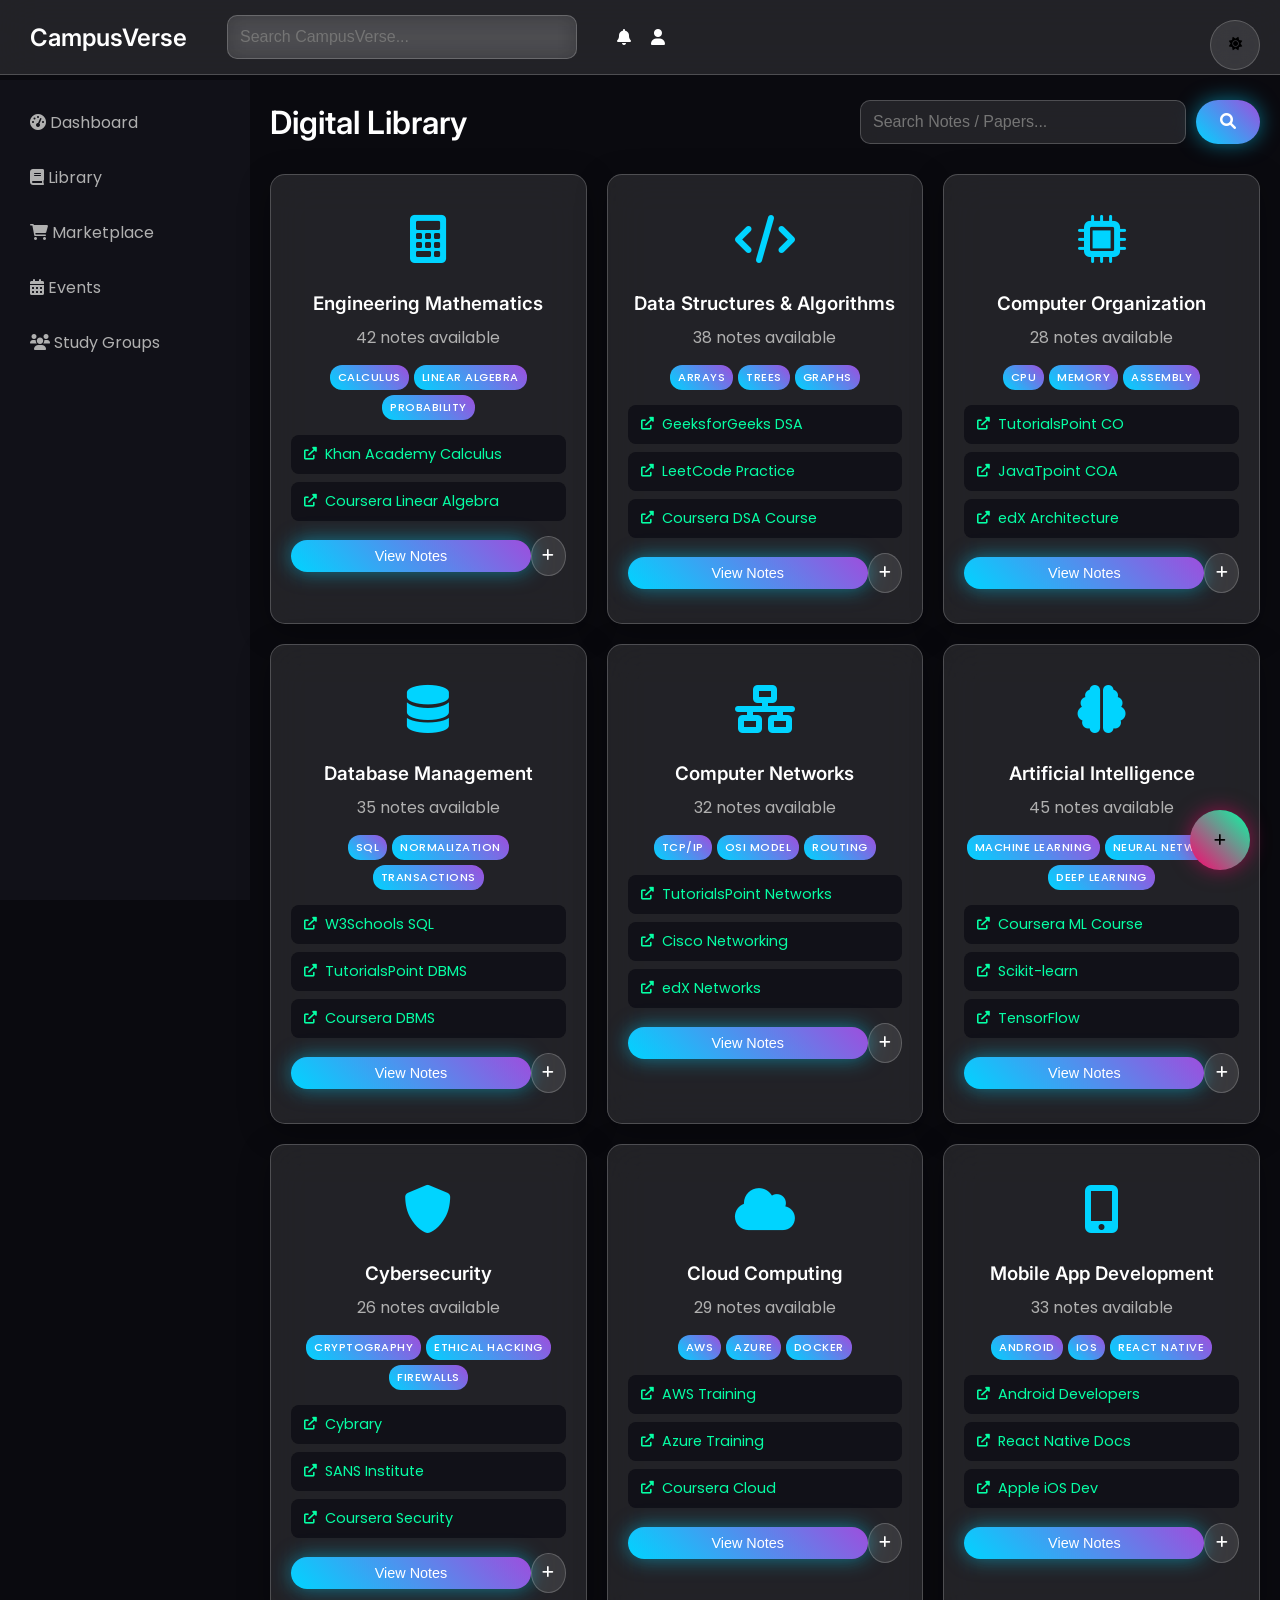
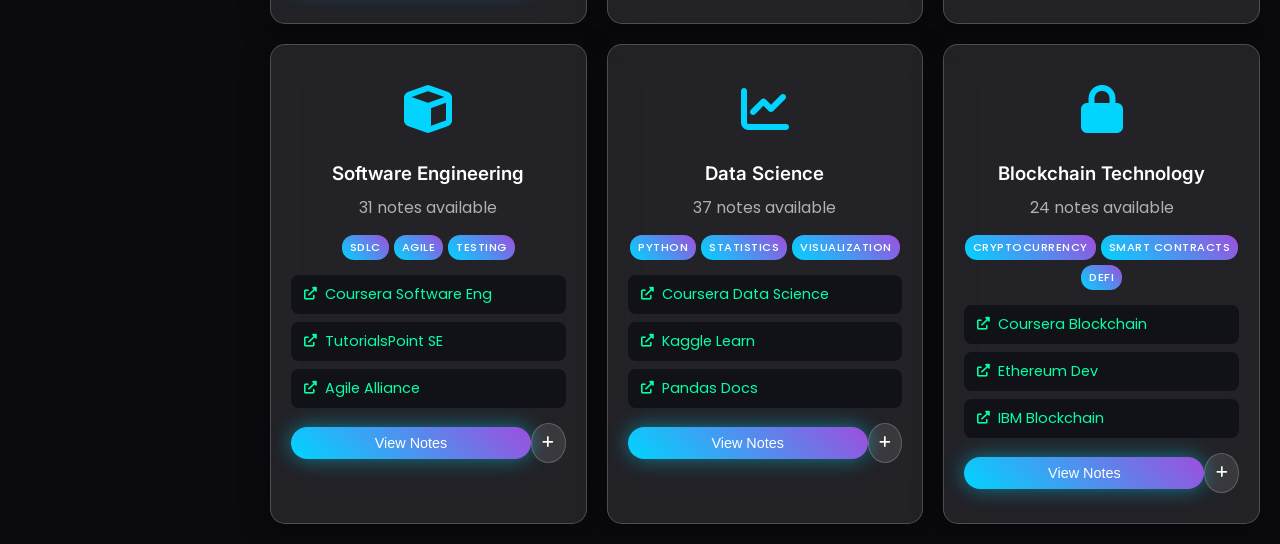
<file: campusverse-website/pages/library.html>
<!DOCTYPE html>
<html lang="en">
<head>
  <meta charset="UTF-8">
  <meta name="viewport" content="width=device-width, initial-scale=1.0">
  <title>Digital Library - CampusVerse</title>
  <link rel="stylesheet" href="../css/styles.css">
  <link rel="stylesheet" href="https://cdnjs.cloudflare.com/ajax/libs/font-awesome/6.0.0/css/all.min.css">
</head>
<body>
  <!-- Theme Toggle -->
  <button id="theme-toggle" class="theme-toggle" aria-label="Toggle theme">
    <i class="fas fa-sun"></i>
  </button>

  <!-- Navbar -->
  <nav class="navbar">
    <div class="nav-brand">
      <h2>CampusVerse</h2>
    </div>
    <div class="nav-search">
      <input type="search" placeholder="Search CampusVerse..." class="glass-input">
    </div>
    <div class="nav-links">
      <a href="#" class="nav-link"><i class="fas fa-bell"></i></a>
      <a href="#" class="nav-link"><i class="fas fa-user"></i></a>
    </div>
  </nav>

  <!-- Sidebar -->
  <aside class="sidebar">
    <a href="dashboard.html" class="sidebar-item">
      <i class="fas fa-tachometer-alt"></i> Dashboard
    </a>
    <a href="library.html" class="sidebar-item active">
      <i class="fas fa-book"></i> Library
    </a>
    <a href="marketplace.html" class="sidebar-item">
      <i class="fas fa-shopping-cart"></i> Marketplace
    </a>
    <a href="events.html" class="sidebar-item">
      <i class="fas fa-calendar-alt"></i> Events
    </a>
    <a href="groups.html" class="sidebar-item">
      <i class="fas fa-users"></i> Study Groups
    </a>
  </aside>

  <!-- Main Content -->
  <main class="main-content">
    <div class="library-header">
      <h1>Digital Library</h1>
      <div class="search-container">
        <input type="search" placeholder="Search Notes / Papers..." class="glass-input" id="library-search">
        <button class="neon-btn"><i class="fas fa-search"></i></button>
      </div>
    </div>

    <div class="subjects-grid grid grid-4" data-animate>
      <!-- B.Tech Core Subjects -->
      <div class="glass-card subject-card searchable-item">
        <div class="subject-icon">
          <i class="fas fa-calculator"></i>
        </div>
        <h3>Engineering Mathematics</h3>
        <p>42 notes available</p>
        <div class="subject-tags">
          <span class="tag">Calculus</span>
          <span class="tag">Linear Algebra</span>
          <span class="tag">Probability</span>
        </div>
        <div class="subject-links">
          <a href="https://www.khanacademy.org/math/calculus-1" target="_blank" class="external-link">
            <i class="fas fa-external-link-alt"></i> Khan Academy Calculus
          </a>
          <a href="https://www.coursera.org/learn/linear-algebra" target="_blank" class="external-link">
            <i class="fas fa-external-link-alt"></i> Coursera Linear Algebra
          </a>
        </div>
        <div class="card-actions">
          <button class="neon-btn small" onclick="showSubjectNotes('engineering-math')">View Notes</button>
          <button class="upload-btn" title="Upload Note">
            <i class="fas fa-plus"></i>
          </button>
        </div>
      </div>

      <div class="glass-card subject-card searchable-item">
        <div class="subject-icon">
          <i class="fas fa-code"></i>
        </div>
        <h3>Data Structures & Algorithms</h3>
        <p>38 notes available</p>
        <div class="subject-tags">
          <span class="tag">Arrays</span>
          <span class="tag">Trees</span>
          <span class="tag">Graphs</span>
        </div>
        <div class="subject-links">
          <a href="https://www.geeksforgeeks.org/data-structures/" target="_blank" class="external-link">
            <i class="fas fa-external-link-alt"></i> GeeksforGeeks DSA
          </a>
          <a href="https://leetcode.com/" target="_blank" class="external-link">
            <i class="fas fa-external-link-alt"></i> LeetCode Practice
          </a>
          <a href="https://www.coursera.org/learn/data-structures-optimizing-performance" target="_blank" class="external-link">
            <i class="fas fa-external-link-alt"></i> Coursera DSA Course
          </a>
        </div>
        <div class="card-actions">
          <button class="neon-btn small" onclick="showSubjectNotes('data-structures')">View Notes</button>
          <button class="upload-btn" title="Upload Note">
            <i class="fas fa-plus"></i>
          </button>
        </div>
      </div>

      <div class="glass-card subject-card searchable-item">
        <div class="subject-icon">
          <i class="fas fa-microchip"></i>
        </div>
        <h3>Computer Organization</h3>
        <p>28 notes available</p>
        <div class="subject-tags">
          <span class="tag">CPU</span>
          <span class="tag">Memory</span>
          <span class="tag">Assembly</span>
        </div>
        <div class="subject-links">
          <a href="https://www.tutorialspoint.com/computer_fundamentals/computer_organization.htm" target="_blank" class="external-link">
            <i class="fas fa-external-link-alt"></i> TutorialsPoint CO
          </a>
          <a href="https://www.javatpoint.com/computer-organization-and-architecture" target="_blank" class="external-link">
            <i class="fas fa-external-link-alt"></i> JavaTpoint COA
          </a>
          <a href="https://www.edx.org/learn/computer-architecture" target="_blank" class="external-link">
            <i class="fas fa-external-link-alt"></i> edX Architecture
          </a>
        </div>
        <div class="card-actions">
          <button class="neon-btn small" onclick="showSubjectNotes('computer-organization')">View Notes</button>
          <button class="upload-btn" title="Upload Note">
            <i class="fas fa-plus"></i>
          </button>
        </div>
      </div>

      <div class="glass-card subject-card searchable-item">
        <div class="subject-icon">
          <i class="fas fa-database"></i>
        </div>
        <h3>Database Management</h3>
        <p>35 notes available</p>
        <div class="subject-tags">
          <span class="tag">SQL</span>
          <span class="tag">Normalization</span>
          <span class="tag">Transactions</span>
        </div>
        <div class="subject-links">
          <a href="https://www.w3schools.com/sql/" target="_blank" class="external-link">
            <i class="fas fa-external-link-alt"></i> W3Schools SQL
          </a>
          <a href="https://www.tutorialspoint.com/dbms/" target="_blank" class="external-link">
            <i class="fas fa-external-link-alt"></i> TutorialsPoint DBMS
          </a>
          <a href="https://www.coursera.org/learn/database-management" target="_blank" class="external-link">
            <i class="fas fa-external-link-alt"></i> Coursera DBMS
          </a>
        </div>
        <div class="card-actions">
          <button class="neon-btn small" onclick="showSubjectNotes('database-management')">View Notes</button>
          <button class="upload-btn" title="Upload Note">
            <i class="fas fa-plus"></i>
          </button>
        </div>
      </div>

      <div class="glass-card subject-card searchable-item">
        <div class="subject-icon">
          <i class="fas fa-network-wired"></i>
        </div>
        <h3>Computer Networks</h3>
        <p>32 notes available</p>
        <div class="subject-tags">
          <span class="tag">TCP/IP</span>
          <span class="tag">OSI Model</span>
          <span class="tag">Routing</span>
        </div>
        <div class="subject-links">
          <a href="https://www.tutorialspoint.com/data_communication_computer_network/" target="_blank" class="external-link">
            <i class="fas fa-external-link-alt"></i> TutorialsPoint Networks
          </a>
          <a href="https://www.cisco.com/c/en/us/training-events/training-certifications/certifications.html" target="_blank" class="external-link">
            <i class="fas fa-external-link-alt"></i> Cisco Networking
          </a>
          <a href="https://www.edx.org/learn/computer-networking" target="_blank" class="external-link">
            <i class="fas fa-external-link-alt"></i> edX Networks
          </a>
        </div>
        <div class="card-actions">
          <button class="neon-btn small" onclick="showSubjectNotes('computer-networks')">View Notes</button>
          <button class="upload-btn" title="Upload Note">
            <i class="fas fa-plus"></i>
          </button>
        </div>
      </div>

      <div class="glass-card subject-card searchable-item">
        <div class="subject-icon">
          <i class="fas fa-brain"></i>
        </div>
        <h3>Artificial Intelligence</h3>
        <p>45 notes available</p>
        <div class="subject-tags">
          <span class="tag">Machine Learning</span>
          <span class="tag">Neural Networks</span>
          <span class="tag">Deep Learning</span>
        </div>
        <div class="subject-links">
          <a href="https://www.coursera.org/learn/machine-learning" target="_blank" class="external-link">
            <i class="fas fa-external-link-alt"></i> Coursera ML Course
          </a>
          <a href="https://scikit-learn.org/" target="_blank" class="external-link">
            <i class="fas fa-external-link-alt"></i> Scikit-learn
          </a>
          <a href="https://www.tensorflow.org/" target="_blank" class="external-link">
            <i class="fas fa-external-link-alt"></i> TensorFlow
          </a>
        </div>
        <div class="card-actions">
          <button class="neon-btn small" onclick="showSubjectNotes('artificial-intelligence')">View Notes</button>
          <button class="upload-btn" title="Upload Note">
            <i class="fas fa-plus"></i>
          </button>
        </div>
      </div>

      <div class="glass-card subject-card searchable-item">
        <div class="subject-icon">
          <i class="fas fa-shield-alt"></i>
        </div>
        <h3>Cybersecurity</h3>
        <p>26 notes available</p>
        <div class="subject-tags">
          <span class="tag">Cryptography</span>
          <span class="tag">Ethical Hacking</span>
          <span class="tag">Firewalls</span>
        </div>
        <div class="subject-links">
          <a href="https://www.cybrary.it/" target="_blank" class="external-link">
            <i class="fas fa-external-link-alt"></i> Cybrary
          </a>
          <a href="https://www.sans.org/" target="_blank" class="external-link">
            <i class="fas fa-external-link-alt"></i> SANS Institute
          </a>
          <a href="https://www.coursera.org/learn/cybersecurity" target="_blank" class="external-link">
            <i class="fas fa-external-link-alt"></i> Coursera Security
          </a>
        </div>
        <div class="card-actions">
          <button class="neon-btn small" onclick="showSubjectNotes('cybersecurity')">View Notes</button>
          <button class="upload-btn" title="Upload Note">
            <i class="fas fa-plus"></i>
          </button>
        </div>
      </div>

      <div class="glass-card subject-card searchable-item">
        <div class="subject-icon">
          <i class="fas fa-cloud"></i>
        </div>
        <h3>Cloud Computing</h3>
        <p>29 notes available</p>
        <div class="subject-tags">
          <span class="tag">AWS</span>
          <span class="tag">Azure</span>
          <span class="tag">Docker</span>
        </div>
        <div class="subject-links">
          <a href="https://aws.amazon.com/training/" target="_blank" class="external-link">
            <i class="fas fa-external-link-alt"></i> AWS Training
          </a>
          <a href="https://azure.microsoft.com/en-us/training/" target="_blank" class="external-link">
            <i class="fas fa-external-link-alt"></i> Azure Training
          </a>
          <a href="https://www.coursera.org/learn/cloud-computing" target="_blank" class="external-link">
            <i class="fas fa-external-link-alt"></i> Coursera Cloud
          </a>
        </div>
        <div class="card-actions">
          <button class="neon-btn small" onclick="showSubjectNotes('cloud-computing')">View Notes</button>
          <button class="upload-btn" title="Upload Note">
            <i class="fas fa-plus"></i>
          </button>
        </div>
      </div>

      <div class="glass-card subject-card searchable-item">
        <div class="subject-icon">
          <i class="fas fa-mobile-alt"></i>
        </div>
        <h3>Mobile App Development</h3>
        <p>33 notes available</p>
        <div class="subject-tags">
          <span class="tag">Android</span>
          <span class="tag">iOS</span>
          <span class="tag">React Native</span>
        </div>
        <div class="subject-links">
          <a href="https://developer.android.com/" target="_blank" class="external-link">
            <i class="fas fa-external-link-alt"></i> Android Developers
          </a>
          <a href="https://reactnative.dev/" target="_blank" class="external-link">
            <i class="fas fa-external-link-alt"></i> React Native Docs
          </a>
          <a href="https://developer.apple.com/ios/" target="_blank" class="external-link">
            <i class="fas fa-external-link-alt"></i> Apple iOS Dev
          </a>
        </div>
        <div class="card-actions">
          <button class="neon-btn small" onclick="showSubjectNotes('mobile-app-development')">View Notes</button>
          <button class="upload-btn" title="Upload Note">
            <i class="fas fa-plus"></i>
          </button>
        </div>
      </div>

      <div class="glass-card subject-card searchable-item">
        <div class="subject-icon">
          <i class="fas fa-cube"></i>
        </div>
        <h3>Software Engineering</h3>
        <p>31 notes available</p>
        <div class="subject-tags">
          <span class="tag">SDLC</span>
          <span class="tag">Agile</span>
          <span class="tag">Testing</span>
        </div>
        <div class="subject-links">
          <a href="https://www.coursera.org/learn/software-engineering" target="_blank" rel="noopener noreferrer" class="external-link">
            <i class="fas fa-external-link-alt"></i> Coursera Software Eng
          </a>
          <a href="https://www.tutorialspoint.com/software_engineering/index.htm" target="_blank" rel="noopener noreferrer" class="external-link">
            <i class="fas fa-external-link-alt"></i> TutorialsPoint SE
          </a>
          <a href="https://agilealliance.org/agile101/" target="_blank" rel="noopener noreferrer" class="external-link">
            <i class="fas fa-external-link-alt"></i> Agile Alliance
          </a>
        </div>
        <div class="card-actions">
          <button class="neon-btn small" onclick="showSubjectNotes('software-engineering')">View Notes</button>
          <button class="upload-btn" title="Upload Note">
            <i class="fas fa-plus"></i>
          </button>
        </div>
      </div>

      <div class="glass-card subject-card searchable-item">
        <div class="subject-icon">
          <i class="fas fa-chart-line"></i>
        </div>
        <h3>Data Science</h3>
        <p>37 notes available</p>
        <div class="subject-tags">
          <span class="tag">Python</span>
          <span class="tag">Statistics</span>
          <span class="tag">Visualization</span>
        </div>
        <div class="subject-links">
          <a href="https://www.coursera.org/specializations/data-science" target="_blank" rel="noopener noreferrer" class="external-link">
            <i class="fas fa-external-link-alt"></i> Coursera Data Science
          </a>
          <a href="https://www.kaggle.com/learn" target="_blank" rel="noopener noreferrer" class="external-link">
            <i class="fas fa-external-link-alt"></i> Kaggle Learn
          </a>
          <a href="https://pandas.pydata.org/docs/" target="_blank" rel="noopener noreferrer" class="external-link">
            <i class="fas fa-external-link-alt"></i> Pandas Docs
          </a>
        </div>
        <div class="card-actions">
          <button class="neon-btn small" onclick="showSubjectNotes('data-science')">View Notes</button>
          <button class="upload-btn" title="Upload Note">
            <i class="fas fa-plus"></i>
          </button>
        </div>
      </div>

      <div class="glass-card subject-card searchable-item">
        <div class="subject-icon">
          <i class="fas fa-lock"></i>
        </div>
        <h3>Blockchain Technology</h3>
        <p>24 notes available</p>
        <div class="subject-tags">
          <span class="tag">Cryptocurrency</span>
          <span class="tag">Smart Contracts</span>
          <span class="tag">DeFi</span>
        </div>
        <div class="subject-links">
          <a href="https://www.coursera.org/learn/blockchain" target="_blank" rel="noopener noreferrer" class="external-link">
            <i class="fas fa-external-link-alt"></i> Coursera Blockchain
          </a>
          <a href="https://ethereum.org/en/developers/" target="_blank" rel="noopener noreferrer" class="external-link">
            <i class="fas fa-external-link-alt"></i> Ethereum Dev
          </a>
          <a href="https://www.ibm.com/topics/blockchain" target="_blank" rel="noopener noreferrer" class="external-link">
            <i class="fas fa-external-link-alt"></i> IBM Blockchain
          </a>
        </div>
        <div class="card-actions">
          <button class="neon-btn small" onclick="showSubjectNotes('blockchain-technology')">View Notes</button>
          <button class="upload-btn" title="Upload Note">
            <i class="fas fa-plus"></i>
          </button>
        </div>
      </div>
    </div>
  </main>

  <!-- Floating Upload Button -->
  <button class="floating-btn" title="Upload New Note">
    <i class="fas fa-plus"></i>
  </button>

  <!-- Subject Notes Modal -->
  <div id="subject-notes-modal" class="modal" style="display: none;">
    <div class="modal-content glass-card">
      <div class="modal-header">
        <h2><i class="fas fa-book"></i> Subject Notes</h2>
        <button class="close-modal" onclick="closeModal('subject-notes-modal')">&times;</button>
      </div>
      <div class="modal-body">
        <div class="notes-container" id="notes-container">
          <!-- Notes will be loaded here -->
        </div>
      </div>
    </div>
  </div>

  <script src="../js/main.js"></script>
  <script>
    // Library functionality
    function showSubjectNotes(subjectId) {
      const modal = document.getElementById('subject-notes-modal');
      const notesContainer = document.getElementById('notes-container');
      
      if (modal) {
        modal.style.display = 'flex';
        
        // Load subject-specific notes
        const subjectNotes = {
          'engineering-math': [
            {
              title: 'Calculus Fundamentals',
              type: 'PDF',
              size: '2.3 MB',
              downloads: 156,
              link: '#'
            },
            {
              title: 'Linear Algebra Notes',
              type: 'PDF',
              size: '1.8 MB',
              downloads: 89,
              link: '#'
            },
            {
              title: 'Probability & Statistics',
              type: 'PDF',
              size: '3.1 MB',
              downloads: 203,
              link: '#'
            }
          ],
          'data-structures': [
            {
              title: 'Array Operations',
              type: 'PDF',
              size: '1.5 MB',
              downloads: 234,
              link: '#'
            },
            {
              title: 'Tree Traversal Algorithms',
              type: 'PDF',
              size: '2.1 MB',
              downloads: 178,
              link: '#'
            }
          ],
          'mobile-app-development': [
            {
              title: 'Android Development Basics',
              type: 'PDF',
              size: '2.5 MB',
              downloads: 145,
              link: '#'
            },
            {
              title: 'React Native Guide',
              type: 'PDF',
              size: '3.2 MB',
              downloads: 98,
              link: '#'
            },
            {
              title: 'iOS App Development',
              type: 'PDF',
              size: '2.8 MB',
              downloads: 167,
              link: '#'
            }
          ],
          'software-engineering': [
            {
              title: 'SDLC Models',
              type: 'PDF',
              size: '2.0 MB',
              downloads: 112,
              link: '#'
            },
            {
              title: 'Agile Methodology',
              type: 'PDF',
              size: '1.9 MB',
              downloads: 134,
              link: '#'
            },
            {
              title: 'Software Testing',
              type: 'PDF',
              size: '2.7 MB',
              downloads: 89,
              link: '#'
            }
          ],
          'data-science': [
            {
              title: 'Python for Data Science',
              type: 'PDF',
              size: '3.0 MB',
              downloads: 201,
              link: '#'
            },
            {
              title: 'Statistics Fundamentals',
              type: 'PDF',
              size: '2.4 MB',
              downloads: 156,
              link: '#'
            },
            {
              title: 'Data Visualization',
              type: 'PDF',
              size: '2.6 MB',
              downloads: 178,
              link: '#'
            }
          ],
          'blockchain-technology': [
            {
              title: 'Blockchain Basics',
              type: 'PDF',
              size: '2.2 MB',
              downloads: 123,
              link: '#'
            },
            {
              title: 'Smart Contracts Ethereum',
              type: 'PDF',
              size: '3.5 MB',
              downloads: 95,
              link: '#'
            },
            {
              title: 'Cryptocurrency Fundamentals',
              type: 'PDF',
              size: '2.9 MB',
              downloads: 210,
              link: '#'
            }
          ]
        };
        
        const notes = subjectNotes[subjectId] || [];
        
        notesContainer.innerHTML = notes.map(note => `
          <div class="note-item">
            <div class="note-icon">
              <i class="fas fa-file-pdf"></i>
            </div>
            <div class="note-info">
              <h4>${note.title}</h4>
              <div class="note-meta">
                <span class="note-type">${note.type}</span>
                <span class="note-size">${note.size}</span>
                <span class="note-downloads">${note.downloads} downloads</span>
              </div>
            </div>
            <div class="note-actions">
              <button class="download-btn" onclick="downloadNote('${note.title}')">
                <i class="fas fa-download"></i>
              </button>
              <button class="preview-btn" onclick="previewNote('${note.title}')">
                <i class="fas fa-eye"></i>
              </button>
            </div>
          </div>
        `).join('');
      }
    }

    function downloadNote(noteTitle) {
      if (window.showNotification) {
        window.showNotification(`Downloading ${noteTitle}...`, 'info');
      }
    }

    function previewNote(noteTitle) {
      if (window.showNotification) {
        window.showNotification(`Opening preview for ${noteTitle}`, 'info');
      }
    }

    function closeModal(modalId) {
      const modal = document.getElementById(modalId);
      if (modal) {
        modal.style.display = 'none';
      }
    }

    // Close modals when clicking outside
    window.addEventListener('click', (e) => {
      if (e.target.classList.contains('modal')) {
        e.target.style.display = 'none';
      }
    });
  </script>

  <style>
    .library-header {
      display: flex;
      justify-content: space-between;
      align-items: center;
      margin-bottom: 30px;
      flex-wrap: wrap;
      gap: 20px;
    }

    .search-container {
      display: flex;
      gap: 10px;
      max-width: 400px;
      flex: 1;
    }

    .search-container input {
      flex: 1;
    }

    .subject-card {
      text-align: center;
      padding: 30px 20px;
      transition: all 0.3s ease;
    }

    .subject-icon {
      font-size: 3rem;
      color: var(--neon-blue);
      margin-bottom: 15px;
    }

    .subject-card h3 {
      margin-bottom: 10px;
    }

    .subject-card p {
      color: var(--text-secondary);
      margin-bottom: 15px;
    }

    .subject-tags {
      display: flex;
      flex-wrap: wrap;
      gap: 5px;
      margin-bottom: 15px;
      justify-content: center;
    }

    .tag {
      background: linear-gradient(45deg, var(--neon-blue), var(--neon-purple));
      color: white;
      padding: 4px 8px;
      border-radius: 12px;
      font-size: 0.7rem;
      font-weight: 500;
      text-transform: uppercase;
      letter-spacing: 0.5px;
    }

    .card-actions {
      display: flex;
      justify-content: space-between;
      align-items: center;
    }

    .neon-btn.small {
      padding: 8px 16px;
      font-size: 0.9rem;
    }

    .upload-btn {
      background: var(--bg-glass);
      border: 1px solid var(--border-glass);
      border-radius: 50%;
      width: 40px;
      height: 40px;
      cursor: pointer;
      display: flex;
      align-items: center;
      justify-content: center;
      color: var(--text-primary);
      transition: all 0.3s ease;
    }

    .upload-btn:hover {
      background: var(--bg-glass-hover);
      box-shadow: var(--shadow-neon);
      color: var(--neon-cyan);
    }

    .floating-btn {
      animation: pulse 3s infinite;
    }

    @media (max-width: 768px) {
      .library-header {
        flex-direction: column;
        align-items: stretch;
      }

      .search-container {
        max-width: none;
      }

      .grid-4 {
        grid-template-columns: repeat(auto-fit, minmax(250px, 1fr));
      }

      .subject-card {
        padding: 20px 15px;
      }

      .subject-icon {
        font-size: 2.5rem;
      }
    }

    .subject-links {
      margin: 15px 0;
      display: flex;
      flex-direction: column;
      gap: 8px;
    }

    .external-link {
      color: var(--neon-cyan);
      text-decoration: none;
      font-size: 0.9rem;
      display: flex;
      align-items: center;
      gap: 8px;
      padding: 8px 12px;
      background: var(--bg-secondary);
      border-radius: 8px;
      transition: all 0.3s ease;
      border: 1px solid transparent;
    }

    .external-link:hover {
      background: var(--bg-glass-hover);
      border-color: var(--neon-cyan);
      transform: translateX(5px);
      box-shadow: 0 2px 10px rgba(0, 212, 255, 0.3);
    }

    .external-link i {
      font-size: 0.8rem;
    }

    /* Notes Modal Styles */
    .modal {
      display: none;
      position: fixed;
      z-index: 1000;
      left: 0;
      top: 0;
      width: 100%;
      height: 100%;
      background-color: rgba(0, 0, 0, 0.8);
      backdrop-filter: blur(5px);
      align-items: center;
      justify-content: center;
    }

    .modal-content {
      max-width: 800px;
      width: 90%;
      max-height: 90vh;
      overflow-y: auto;
      padding: 0;
    }

    .modal-header {
      display: flex;
      justify-content: space-between;
      align-items: center;
      padding: 20px;
      border-bottom: 1px solid var(--border-glass);
    }

    .modal-header h2 {
      margin: 0;
      display: flex;
      align-items: center;
      gap: 10px;
    }

    .close-modal {
      background: none;
      border: none;
      font-size: 1.5rem;
      color: var(--text-secondary);
      cursor: pointer;
      padding: 5px;
      border-radius: 5px;
      transition: all 0.3s ease;
    }

    .close-modal:hover {
      color: var(--accent-red);
      background: rgba(255, 107, 107, 0.1);
    }

    .modal-body {
      padding: 20px;
    }

    .notes-container {
      display: flex;
      flex-direction: column;
      gap: 15px;
    }

    .note-item {
      display: flex;
      align-items: center;
      gap: 15px;
      padding: 20px;
      background: var(--bg-secondary);
      border-radius: 10px;
      border: 1px solid var(--border-glass);
      transition: all 0.3s ease;
    }

    .note-item:hover {
      transform: translateY(-2px);
      box-shadow: 0 5px 20px rgba(0, 212, 255, 0.2);
    }

    .note-icon {
      width: 50px;
      height: 50px;
      background: var(--accent-red);
      border-radius: 50%;
      display: flex;
      align-items: center;
      justify-content: center;
      color: white;
      font-size: 1.5rem;
    }

    .note-info {
      flex: 1;
    }

    .note-info h4 {
      margin: 0 0 8px 0;
      color: var(--text-primary);
    }

    .note-meta {
      display: flex;
      gap: 15px;
      font-size: 0.9rem;
      color: var(--text-secondary);
    }

    .note-type {
      background: var(--neon-blue);
      color: white;
      padding: 2px 8px;
      border-radius: 12px;
      font-size: 0.8rem;
    }

    .note-actions {
      display: flex;
      gap: 10px;
    }

    .download-btn, .preview-btn {
      background: var(--bg-glass);
      border: 1px solid var(--border-glass);
      color: var(--text-primary);
      padding: 10px 15px;
      border-radius: 8px;
      cursor: pointer;
      transition: all 0.3s ease;
    }

    .download-btn:hover {
      background: var(--neon-green);
      color: white;
      border-color: var(--neon-green);
    }

    .preview-btn:hover {
      background: var(--neon-cyan);
      color: white;
      border-color: var(--neon-cyan);
    }
  </style>
</body>
</html>
</file>
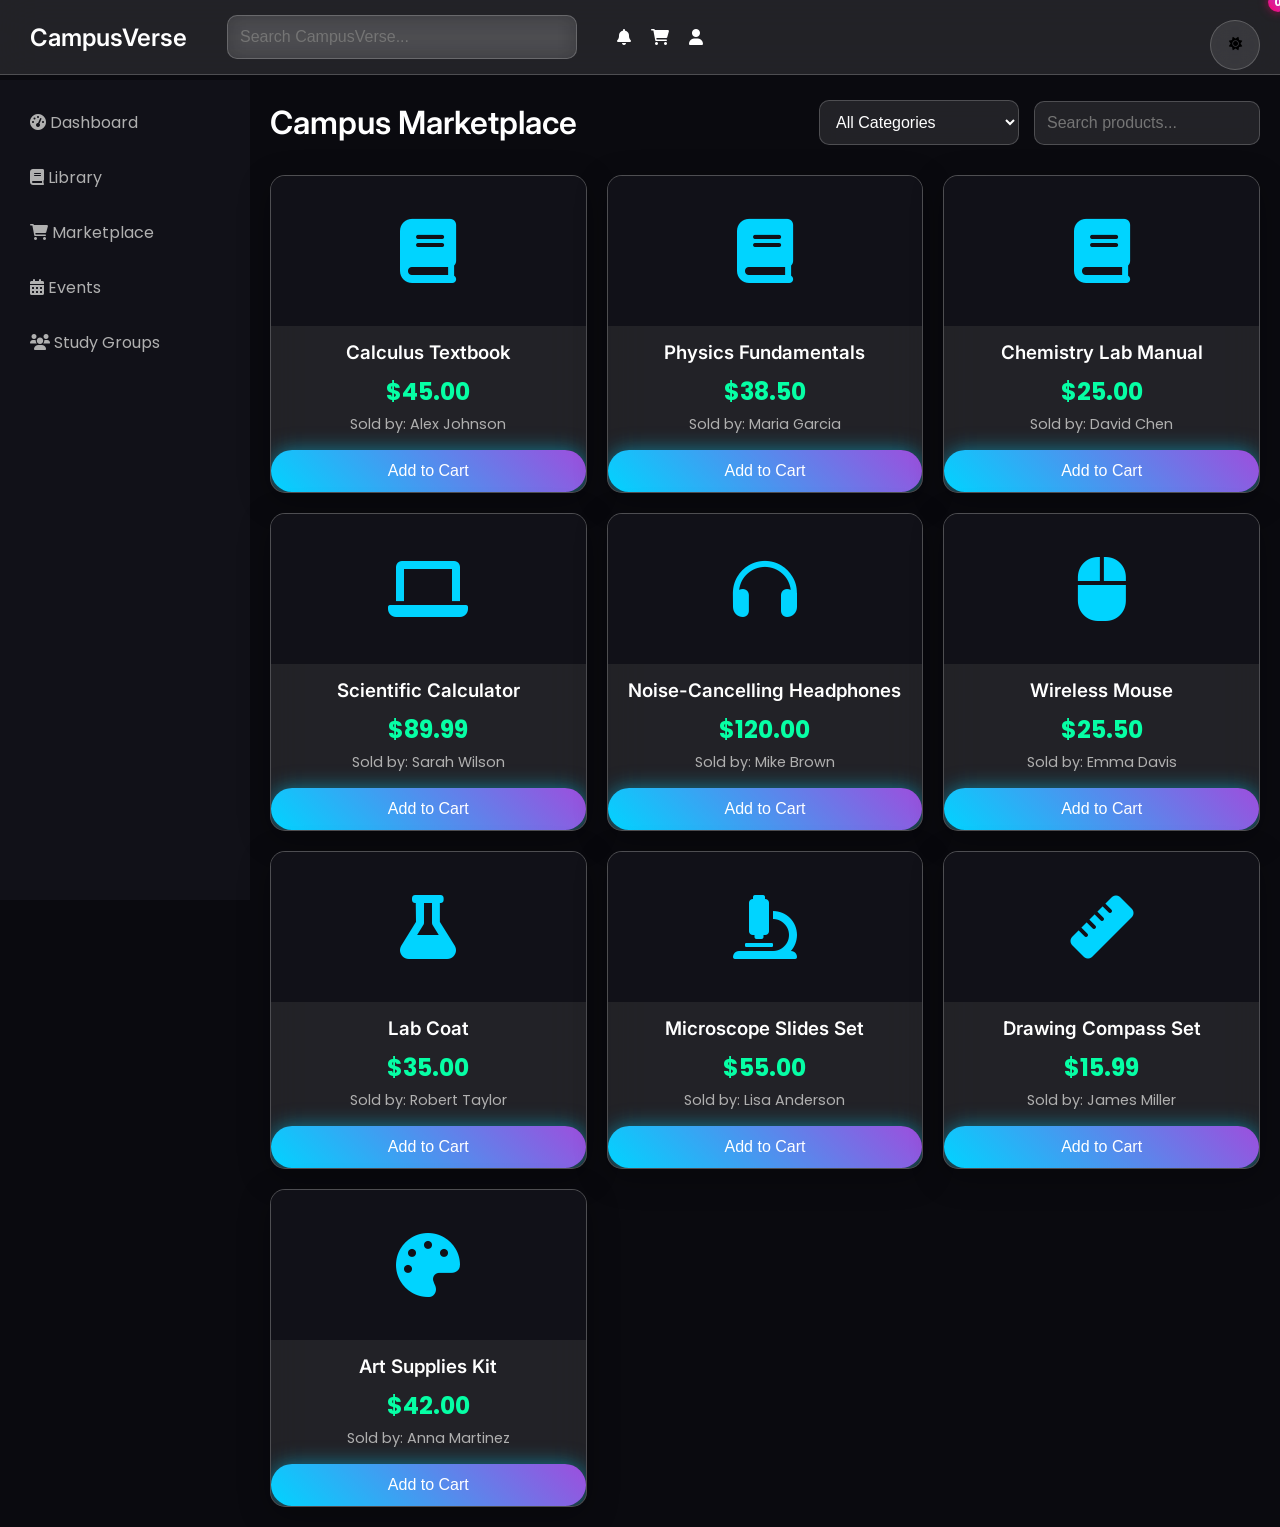
<file: campusverse-website/pages/marketplace-final.html>
<!DOCTYPE html>
<html lang="en">
<head>
  <meta charset="UTF-8">
  <meta name="viewport" content="width=device-width, initial-scale=1.0">
  <title>Marketplace - CampusVerse</title>
  <link rel="stylesheet" href="../css/styles.css">
  <link rel="stylesheet" href="https://cdnjs.cloudflare.com/ajax/libs/font-awesome/6.0.0/css/all.min.css">
</head>
<body>
  <!-- Theme Toggle -->
  <button id="theme-toggle" class="theme-toggle" aria-label="Toggle theme">
    <i class="fas fa-sun"></i>
  </button>

  <!-- Navbar -->
  <nav class="navbar">
    <div class="nav-brand">
      <h2>CampusVerse</h2>
    </div>
    <div class="nav-search">
      <input type="search" placeholder="Search CampusVerse..." class="glass-input">
    </div>
    <div class="nav-links">
      <a href="#" class="nav-link"><i class="fas fa-bell"></i></a>
      <a href="cart-final.html" class="nav-link cart-link">
        <i class="fas fa-shopping-cart"></i>
        <span class="cart-counter">0</span>
      </a>
      <a href="#" class="nav-link"><i class="fas fa-user"></i></a>
    </div>
  </nav>

  <!-- Sidebar -->
  <aside class="sidebar">
    <a href="dashboard.html" class="sidebar-item">
      <i class="fas fa-tachometer-alt"></i> Dashboard
    </a>
    <a href="library.html" class="sidebar-item">
      <i class="fas fa-book"></i> Library
    </a>
    <a href="marketplace-final.html" class="sidebar-item active">
      <i class="fas fa-shopping-cart"></i> Marketplace
    </a>
    <a href="events.html" class="sidebar-item">
      <i class="fas fa-calendar-alt"></i> Events
    </a>
    <a href="groups.html" class="sidebar-item">
      <i class="fas fa-users"></i> Study Groups
    </a>
  </aside>

  <!-- Main Content -->
  <main class="main-content">
    <div class="marketplace-header">
      <h1>Campus Marketplace</h1>
      <div class="filters">
        <select class="glass-input">
          <option>All Categories</option>
          <option>Books</option>
          <option>Gadgets</option>
          <option>Lab Materials</option>
          <option>Stationery</option>
        </select>
        <input type="search" placeholder="Search products..." class="glass-input" id="product-search">
      </div>
    </div>

    <div class="products-grid grid grid-4" data-animate>
      <!-- Book Products -->
      <div class="glass-card product-card searchable-item" data-product-id="calculus-textbook">
        <div class="product-image">
          <i class="fas fa-book"></i>
        </div>
        <div class="product-info">
          <h3>Calculus Textbook</h3>
          <p class="price">$45.00</p>
          <p class="seller">Sold by: Alex Johnson</p>
          <button class="neon-btn add-to-cart-btn" data-product='{"id":"calculus-textbook","name":"Calculus Textbook","price":45.00,"seller":"Alex Johnson"}'>
            Add to Cart
          </button>
        </div>
      </div>

      <div class="glass-card product-card searchable-item" data-product-id="physics-fundamentals">
        <div class="product-image">
          <i class="fas fa-book"></i>
        </div>
        <div class="product-info">
          <h3>Physics Fundamentals</h3>
          <p class="price">$38.50</p>
          <p class="seller">Sold by: Maria Garcia</p>
          <button class="neon-btn add-to-cart-btn" data-product='{"id":"physics-fundamentals","name":"Physics Fundamentals","price":38.50,"seller":"Maria Garcia"}'>
            Add to Cart
          </button>
        </div>
      </div>

      <div class="glass-card product-card searchable-item" data-product-id="chemistry-lab-manual">
        <div class="product-image">
          <i class="fas fa-book"></i>
        </div>
        <div class="product-info">
          <h3>Chemistry Lab Manual</h3>
          <p class="price">$25.00</p>
          <p class="seller">Sold by: David Chen</p>
          <button class="neon-btn add-to-cart-btn" data-product='{"id":"chemistry-lab-manual","name":"Chemistry Lab Manual","price":25.00,"seller":"David Chen"}'>
            Add to Cart
          </button>
        </div>
      </div>

      <!-- Gadget Products -->
      <div class="glass-card product-card searchable-item" data-product-id="scientific-calculator">
        <div class="product-image">
          <i class="fas fa-laptop"></i>
        </div>
        <div class="product-info">
          <h3>Scientific Calculator</h3>
          <p class="price">$89.99</p>
          <p class="seller">Sold by: Sarah Wilson</p>
          <button class="neon-btn add-to-cart-btn" data-product='{"id":"scientific-calculator","name":"Scientific Calculator","price":89.99,"seller":"Sarah Wilson"}'>
            Add to Cart
          </button>
        </div>
      </div>

      <div class="glass-card product-card searchable-item" data-product-id="noise-cancelling-headphones">
        <div class="product-image">
          <i class="fas fa-headphones"></i>
        </div>
        <div class="product-info">
          <h3>Noise-Cancelling Headphones</h3>
          <p class="price">$120.00</p>
          <p class="seller">Sold by: Mike Brown</p>
          <button class="neon-btn add-to-cart-btn" data-product='{"id":"noise-cancelling-headphones","name":"Noise-Cancelling Headphones","price":120.00,"seller":"Mike Brown"}'>
            Add to Cart
          </button>
        </div>
      </div>

      <div class="glass-card product-card searchable-item" data-product-id="wireless-mouse">
        <div class="product-image">
          <i class="fas fa-mouse"></i>
        </div>
        <div class="product-info">
          <h3>Wireless Mouse</h3>
          <p class="price">$25.50</p>
          <p class="seller">Sold by: Emma Davis</p>
          <button class="neon-btn add-to-cart-btn" data-product='{"id":"wireless-mouse","name":"Wireless Mouse","price":25.50,"seller":"Emma Davis"}'>
            Add to Cart
          </button>
        </div>
      </div>

      <!-- Lab Materials -->
      <div class="glass-card product-card searchable-item" data-product-id="lab-coat">
        <div class="product-image">
          <i class="fas fa-flask"></i>
        </div>
        <div class="product-info">
          <h3>Lab Coat</h3>
          <p class="price">$35.00</p>
          <p class="seller">Sold by: Robert Taylor</p>
          <button class="neon-btn add-to-cart-btn" data-product='{"id":"lab-coat","name":"Lab Coat","price":35.00,"seller":"Robert Taylor"}'>
            Add to Cart
          </button>
        </div>
      </div>

      <div class="glass-card product-card searchable-item" data-product-id="microscope-slides">
        <div class="product-image">
          <i class="fas fa-microscope"></i>
        </div>
        <div class="product-info">
          <h3>Microscope Slides Set</h3>
          <p class="price">$55.00</p>
          <p class="seller">Sold by: Lisa Anderson</p>
          <button class="neon-btn add-to-cart-btn" data-product='{"id":"microscope-slides","name":"Microscope Slides Set","price":55.00,"seller":"Lisa Anderson"}'>
            Add to Cart
          </button>
        </div>
      </div>

      <div class="glass-card product-card searchable-item" data-product-id="drawing-compass">
        <div class="product-image">
          <i class="fas fa-ruler"></i>
        </div>
        <div class="product-info">
          <h3>Drawing Compass Set</h3>
          <p class="price">$15.99</p>
          <p class="seller">Sold by: James Miller</p>
          <button class="neon-btn add-to-cart-btn" data-product='{"id":"drawing-compass","name":"Drawing Compass Set","price":15.99,"seller":"James Miller"}'>
            Add to Cart
          </button>
        </div>
      </div>

      <div class="glass-card product-card searchable-item" data-product-id="art-supplies">
        <div class="product-image">
          <i class="fas fa-palette"></i>
        </div>
        <div class="product-info">
          <h3>Art Supplies Kit</h3>
          <p class="price">$42.00</p>
          <p class="seller">Sold by: Anna Martinez</p>
          <button class="neon-btn add-to-cart-btn" data-product='{"id":"art-supplies","name":"Art Supplies Kit","price":42.00,"seller":"Anna Martinez"}'>
            Add to Cart
          </button>
        </div>
      </div>
    </div>
  </main>

  <script src="../js/main.js"></script>
  <script src="../js/cart-final.js"></script>

  <script>
    // Marketplace specific functionality
    document.addEventListener('DOMContentLoaded', () => {
      // Initialize cart counter
      if (window.cartSystem) {
        cartSystem.updateCartCounter();
        console.log('✅ Marketplace loaded with cart system');
        console.log('📊 Current cart count:', cartSystem.cartCounter);
      }

      // Product search functionality
      const searchInput = document.getElementById('product-search');
      if (searchInput) {
        searchInput.addEventListener('input', (e) => {
          const searchTerm = e.target.value.toLowerCase();
          document.querySelectorAll('.searchable-item').forEach(item => {
            const productName = item.querySelector('h3').textContent.toLowerCase();
            const sellerName = item.querySelector('.seller').textContent.toLowerCase();

            if (productName.includes(searchTerm) || sellerName.includes(searchTerm)) {
              item.style.display = 'block';
            } else {
              item.style.display = searchTerm ? 'none' : 'block';
            }
          });
        });
      }

      // Category filter functionality
      const categorySelect = document.querySelector('.filters select');
      if (categorySelect) {
        categorySelect.addEventListener('change', (e) => {
          const selectedCategory = e.target.value.toLowerCase();
          document.querySelectorAll('.searchable-item').forEach(item => {
            const productName = item.querySelector('h3').textContent.toLowerCase();

            if (selectedCategory === 'all categories') {
              item.style.display = 'block';
            } else if (productName.includes(selectedCategory)) {
              item.style.display = 'block';
            } else {
              item.style.display = 'none';
            }
          });
        });
      }
    });
  </script>

  <style>
    .marketplace-header {
      display: flex;
      justify-content: space-between;
      align-items: center;
      margin-bottom: 30px;
      flex-wrap: wrap;
      gap: 20px;
    }

    .filters {
      display: flex;
      gap: 15px;
      align-items: center;
    }

    .filters select, .filters input {
      min-width: 200px;
    }

    .product-card {
      overflow: hidden;
      transition: all 0.3s ease;
    }

    .product-card:hover {
      transform: scale(1.05);
      box-shadow: 0 0 30px rgba(0, 212, 255, 0.5);
    }

    .product-image {
      height: 150px;
      display: flex;
      align-items: center;
      justify-content: center;
      background: var(--bg-secondary);
      font-size: 4rem;
      color: var(--neon-blue);
      margin-bottom: 15px;
    }

    .product-info {
      text-align: center;
    }

    .product-info h3 {
      margin-bottom: 10px;
    }

    .price {
      font-size: 1.5rem;
      font-weight: bold;
      color: var(--neon-cyan);
      margin-bottom: 5px;
    }

    .seller {
      color: var(--text-secondary);
      font-size: 0.9rem;
      margin-bottom: 15px;
    }

    .product-info .neon-btn {
      width: 100%;
    }

    @media (max-width: 768px) {
      .marketplace-header {
        flex-direction: column;
        align-items: stretch;
      }

      .filters {
        flex-direction: column;
        width: 100%;
      }

      .filters select, .filters input {
        min-width: auto;
      }

      .grid-4 {
        grid-template-columns: repeat(auto-fit, minmax(250px, 1fr));
      }

      .product-image {
        height: 120px;
        font-size: 3rem;
      }
    }
  </style>
</body>
</html>
</file>
<file: campusverse-website/css/styles.css>
/* Import Google Fonts */
@import url('https://fonts.googleapis.com/css2?family=Poppins:wght@300;400;500;600;700&family=Inter:wght@300;400;500;600;700&display=swap');

/* CSS Variables for Dark/Light Mode */
:root {
  --bg-primary: #0a0a0f;
  --bg-secondary: #111118;
  --bg-glass: rgba(255, 255, 255, 0.1);
  --bg-glass-hover: rgba(255, 255, 255, 0.2);
  --text-primary: #ffffff;
  --text-secondary: #b0b0b0;
  --neon-blue: #00d4ff;
  --neon-purple: #9d4edd;
  --neon-pink: #ff006e;
  --neon-cyan: #06ffa5;
  --border-glass: rgba(255, 255, 255, 0.2);
  --shadow-neon: 0 0 20px rgba(0, 212, 255, 0.5);
  --shadow-neon-hover: 0 0 30px rgba(0, 212, 255, 0.8);
}

.light-mode {
  --bg-primary: #f8f9fa;
  --bg-secondary: #ffffff;
  --bg-glass: rgba(0, 0, 0, 0.1);
  --bg-glass-hover: rgba(0, 0, 0, 0.2);
  --text-primary: #000000;
  --text-secondary: #666666;
  --border-glass: rgba(0, 0, 0, 0.2);
  --shadow-neon: 0 0 20px rgba(0, 0, 0, 0.3);
  --shadow-neon-hover: 0 0 30px rgba(0, 0, 0, 0.5);
}

/* Global Styles */
* {
  margin: 0;
  padding: 0;
  box-sizing: border-box;
}

body {
  font-family: 'Poppins', sans-serif;
  background: var(--bg-primary);
  color: var(--text-primary);
  transition: background 0.3s ease, color 0.3s ease;
  overflow-x: hidden;
}

h1, h2, h3, h4, h5, h6 {
  font-family: 'Inter', sans-serif;
  font-weight: 600;
}

/* Glassmorphism Classes */
.glass-card {
  background: var(--bg-glass);
  backdrop-filter: blur(20px);
  -webkit-backdrop-filter: blur(20px);
  border: 1px solid var(--border-glass);
  border-radius: 15px;
  box-shadow: 0 8px 32px rgba(0, 0, 0, 0.3);
  transition: all 0.3s ease;
}

.glass-card:hover {
  background: var(--bg-glass-hover);
  box-shadow: var(--shadow-neon);
  transform: translateY(-5px);
}

/* Neon Button */
.neon-btn {
  background: linear-gradient(45deg, var(--neon-blue), var(--neon-purple));
  border: none;
  color: white;
  padding: 12px 24px;
  border-radius: 25px;
  font-size: 16px;
  font-weight: 500;
  cursor: pointer;
  transition: all 0.3s ease;
  box-shadow: 0 0 20px rgba(0, 212, 255, 0.5);
}

.neon-btn:hover {
  box-shadow: var(--shadow-neon-hover);
  transform: scale(1.05);
}

/* Input Styles */
.glass-input {
  background: var(--bg-glass);
  backdrop-filter: blur(10px);
  border: 1px solid var(--border-glass);
  border-radius: 10px;
  padding: 12px;
  color: var(--text-primary);
  font-size: 16px;
  transition: all 0.3s ease;
}

.glass-input:focus {
  outline: none;
  border-color: var(--neon-blue);
  box-shadow: 0 0 10px rgba(0, 212, 255, 0.5);
}

/* Animations */
@keyframes fadeIn {
  from { opacity: 0; transform: translateY(20px); }
  to { opacity: 1; transform: translateY(0); }
}

.fade-in {
  animation: fadeIn 0.6s ease-out;
}

@keyframes pulse {
  0% { box-shadow: 0 0 20px rgba(0, 212, 255, 0.5); }
  50% { box-shadow: 0 0 30px rgba(0, 212, 255, 0.8); }
  100% { box-shadow: 0 0 20px rgba(0, 212, 255, 0.5); }
}

.pulse {
  animation: pulse 2s infinite;
}

/* Responsive Design */
@media (max-width: 768px) {
  .glass-card {
    margin: 10px;
    border-radius: 10px;
  }

  .neon-btn {
    padding: 10px 20px;
    font-size: 14px;
  }
}

/* Dark/Light Mode Toggle */
.theme-toggle {
  position: fixed;
  top: 20px;
  right: 20px;
  background: var(--bg-glass);
  backdrop-filter: blur(10px);
  border: 1px solid var(--border-glass);
  border-radius: 50%;
  width: 50px;
  height: 50px;
  cursor: pointer;
  display: flex;
  align-items: center;
  justify-content: center;
  transition: all 0.3s ease;
  z-index: 1000;
}

.theme-toggle:hover {
  box-shadow: var(--shadow-neon);
}

/* Navigation */
.navbar {
  background: var(--bg-glass);
  backdrop-filter: blur(20px);
  border-bottom: 1px solid var(--border-glass);
  padding: 15px 30px;
  position: fixed;
  top: 0;
  left: 0;
  right: 0;
  z-index: 999;

  display: flex;
  align-items: center;
  gap: 20px;
}

.nav-brand {
  flex-shrink: 0;
}

.logo-text {
  font-size: 1.6rem;
  background: linear-gradient(45deg, var(--neon-blue), var(--neon-purple));
  -webkit-background-clip: text;
  -webkit-text-fill-color: transparent;
  background-clip: text;
  margin: 0;
}

.nav-search {
  flex: 1;
  max-width: 350px;
  margin: 0 20px;
}

.nav-search input {
  width: 100%;
}

.nav-links {
  display: flex;
  gap: 20px;
}

.nav-link {
  color: var(--text-primary);
  text-decoration: none;
  font-weight: 500;
  transition: color 0.3s ease;
}

.nav-link:hover {
  color: var(--neon-blue);
}

/* Sidebar */
.sidebar {
  position: fixed;
  left: 0;
  top: 80px;
  width: 250px;
  height: calc(100vh - 80px);
  background: var(--bg-secondary);
  padding: 20px;
  overflow-y: auto;
}

.sidebar-item {
  display: block;
  color: var(--text-secondary);
  text-decoration: none;
  padding: 10px;
  border-radius: 10px;
  margin-bottom: 10px;
  transition: all 0.3s ease;
}

.sidebar-item:hover {
  background: var(--bg-glass);
  color: var(--text-primary);
}

/* Main Content */
.main-content {
  margin-left: 250px;
  margin-top: 80px;
  padding: 20px;
}

/* Grid Layouts */
.grid {
  display: grid;
  gap: 20px;
}

.grid-3 {
  grid-template-columns: repeat(auto-fit, minmax(300px, 1fr));
}

.grid-4 {
  grid-template-columns: repeat(auto-fit, minmax(250px, 1fr));
}

/* Floating Button */
.floating-btn {
  position: fixed;
  bottom: 30px;
  right: 30px;
  width: 60px;
  height: 60px;
  border-radius: 50%;
  background: linear-gradient(45deg, var(--neon-pink), var(--neon-cyan));
  border: none;
  cursor: pointer;
  box-shadow: 0 0 20px rgba(255, 0, 110, 0.5);
  transition: all 0.3s ease;
  z-index: 999;
}

.floating-btn:hover {
  box-shadow: 0 0 30px rgba(255, 0, 110, 0.8);
  transform: scale(1.1);
}

/* Chat Styles */
.chat-container {
  display: flex;
  height: 80vh;
}

.chat-sidebar {
  width: 300px;
  background: var(--bg-secondary);
  padding: 20px;
  border-right: 1px solid var(--border-glass);
}

.chat-window {
  flex: 1;
  padding: 20px;
  overflow-y: auto;
}

.message {
  background: var(--bg-glass);
  padding: 10px 15px;
  border-radius: 20px;
  margin-bottom: 10px;
  max-width: 70%;
  animation: fadeIn 0.3s ease-out;
}

.message.sent {
  margin-left: auto;
  background: linear-gradient(45deg, var(--neon-blue), var(--neon-purple));
  color: white;
}

/* Timeline */
.timeline {
  position: relative;
  padding-left: 30px;
}

.timeline::before {
  content: '';
  position: absolute;
  left: 15px;
  top: 0;
  bottom: 0;
  width: 2px;
  background: var(--neon-blue);
}

.timeline-item {
  position: relative;
  margin-bottom: 30px;
  padding-left: 30px;
}

.timeline-item::before {
  content: '';
  position: absolute;
  left: -22px;
  top: 10px;
  width: 12px;
  height: 12px;
  border-radius: 50%;
  background: var(--neon-blue);
  box-shadow: 0 0 10px rgba(0, 212, 255, 0.5);
}

/* Badges */
.badge {
  display: inline-block;
  padding: 5px 10px;
  border-radius: 15px;
  font-size: 12px;
  font-weight: 500;
  text-transform: uppercase;
}

.badge.live {
  background: linear-gradient(45deg, var(--neon-pink), var(--neon-cyan));
  color: white;
}

.badge.upcoming {
  background: var(--bg-glass);
  color: var(--text-primary);
  border: 1px solid var(--border-glass);
}

/* Student Profile Card */
.student-profile-card {
  display: flex;
  flex-direction: column;
  gap: 20px;
}

.profile-header {
  display: flex;
  align-items: center;
  gap: 20px;
}

.profile-photo {
  width: 90px;
  height: 90px;
  border-radius: 50%;
  border: 3px solid var(--neon-blue);
  box-shadow: 0 0 15px var(--neon-blue);
  object-fit: cover;
}

.profile-info h3 {
  margin-bottom: 5px;
  color: var(--neon-cyan);
}

.profile-info p {
  margin: 2px 0;
  color: var(--text-primary);
  font-weight: 500;
}

.profile-details p {
  font-size: 1rem;
  color: var(--text-primary);
  margin-bottom: 10px;
  font-weight: 600;
}

/* Progress Bar */
.progress-bar {
  width: 100%;
  height: 15px;
  background: var(--bg-glass);
  border-radius: 10px;
  overflow: hidden;
  border: 1px solid var(--border-glass);
  box-shadow: inset 0 0 5px rgba(0, 212, 255, 0.3);
}

.progress {
  height: 100%;
  background: linear-gradient(90deg, var(--neon-blue), var(--neon-cyan));
  border-radius: 10px 0 0 10px;
  transition: width 0.5s ease;
}

/* Navbar Profile Section */
.profile-dropdown-container {
  position: relative;
  display: flex;
  align-items: center;
  cursor: pointer;
  user-select: none;
}

.profile-dropdown-toggle {
  display: flex;
  align-items: center;
  gap: 10px;
  padding: 5px 10px;
  border-radius: 30px;
  background: var(--bg-glass);
  box-shadow: 0 0 10px var(--neon-blue);
  transition: background 0.3s ease;
}

.profile-dropdown-toggle:hover {
  background: var(--bg-glass-hover);
  box-shadow: 0 0 15px var(--neon-cyan);
}

.profile-photo-navbar {
  width: 40px;
  height: 40px;
  border-radius: 50%;
  border: 2px solid var(--neon-blue);
  box-shadow: 0 0 8px var(--neon-blue);
  object-fit: cover;
}

.profile-text {
  display: flex;
  flex-direction: column;
  color: var(--text-primary);
  font-size: 0.85rem;
  white-space: nowrap;
}

.profile-name {
  font-weight: 600;
  color: var(--neon-cyan);
}

.profile-course {
  font-weight: 400;
  color: var(--text-secondary);
}

/* Dropdown Menu */
.profile-dropdown-menu {
  position: absolute;
  top: 55px;
  right: 0;
  background: var(--bg-secondary);
  border-radius: 10px;
  box-shadow: 0 0 15px var(--neon-blue);
  border: 1px solid var(--border-glass);
  overflow: hidden;
  opacity: 0;
  visibility: hidden;
  transform: translateY(-10px);
  transition: all 0.3s ease;
  z-index: 1000;
  min-width: 150px;
}

.profile-dropdown-menu.show {
  opacity: 1;
  visibility: visible;
  transform: translateY(0);
}

.dropdown-item {
  display: flex;
  align-items: center;
  gap: 10px;
  padding: 12px 15px;
  color: var(--text-primary);
  text-decoration: none;
  font-weight: 500;
  transition: background 0.3s ease;
}

.dropdown-item:hover {
  background: linear-gradient(45deg, var(--neon-blue), var(--neon-cyan));
  color: #000;
  font-weight: 600;
  box-shadow: 0 0 10px var(--neon-cyan);
}

/* Responsive adjustments for profile dropdown */
@media (max-width: 768px) {
  .profile-text {
    display: none;
  }
}

/* Floating Cart Widget */
.floating-cart {
  position: fixed;
  top: 50%;
  right: -400px;
  width: 350px;
  max-height: 80vh;
  background: var(--bg-glass);
  backdrop-filter: blur(20px);
  border: 1px solid var(--border-glass);
  border-radius: 15px;
  box-shadow: var(--shadow-neon);
  z-index: 1001;
  transition: all 0.4s cubic-bezier(0.4, 0, 0.2, 1);
  transform: translateY(-50%);
  overflow: hidden;
}

.floating-cart.show {
  right: 20px;
  animation: slideInFromRight 0.4s cubic-bezier(0.4, 0, 0.2, 1);
}

.floating-cart-header {
  display: flex;
  justify-content: space-between;
  align-items: center;
  padding: 20px;
  background: linear-gradient(45deg, var(--neon-blue), var(--neon-purple));
  color: white;
  border-bottom: 1px solid var(--border-glass);
}

.floating-cart-header h4 {
  margin: 0;
  font-size: 1.1rem;
  font-weight: 600;
}

.close-floating-cart {
  background: none;
  border: none;
  color: white;
  font-size: 1.5rem;
  cursor: pointer;
  padding: 5px;
  border-radius: 50%;
  transition: all 0.3s ease;
  width: 30px;
  height: 30px;
  display: flex;
  align-items: center;
  justify-content: center;
}

.close-floating-cart:hover {
  background: rgba(255, 255, 255, 0.2);
  transform: scale(1.1);
}

.floating-cart-items {
  max-height: 300px;
  overflow-y: auto;
  padding: 15px;
}

.floating-cart-item {
  display: flex;
  align-items: center;
  gap: 12px;
  padding: 10px;
  margin-bottom: 10px;
  background: var(--bg-secondary);
  border-radius: 8px;
  transition: all 0.3s ease;
}

.floating-cart-item:hover {
  transform: translateX(5px);
  box-shadow: 0 2px 10px rgba(0, 212, 255, 0.3);
}

.floating-item-image {
  width: 40px;
  height: 40px;
  background: var(--bg-primary);
  border-radius: 6px;
  display: flex;
  align-items: center;
  justify-content: center;
  font-size: 1.2rem;
  color: var(--neon-blue);
}

.floating-item-info h5 {
  margin: 0 0 5px 0;
  font-size: 0.9rem;
  color: var(--text-primary);
}

.floating-item-info p {
  margin: 0;
  font-size: 0.8rem;
  color: var(--text-secondary);
}

.empty-cart-text {
  text-align: center;
  color: var(--text-secondary);
  font-style: italic;
  padding: 20px;
}

.more-items {
  text-align: center;
  color: var(--neon-cyan);
  font-weight: 500;
  margin-top: 10px;
  font-size: 0.9rem;
}

.floating-cart-footer {
  padding: 20px;
  border-top: 1px solid var(--border-glass);
  background: var(--bg-secondary);
}

.floating-cart-total {
  margin-bottom: 15px;
  text-align: center;
  font-size: 1.1rem;
  color: var(--neon-cyan);
}

.neon-btn.small {
  padding: 8px 16px;
  font-size: 0.9rem;
  width: 100%;
}

/* Cart Animations */
@keyframes slideInFromRight {
  from {
    right: -400px;
    opacity: 0;
  }
  to {
    right: 20px;
    opacity: 1;
  }
}

@keyframes slideOut {
  from {
    opacity: 1;
    transform: translateX(0);
  }
  to {
    opacity: 0;
    transform: translateX(-100%);
  }
}

@keyframes cartBounce {
  0%, 20%, 50%, 80%, 100% {
    transform: translateY(0);
  }
  40% {
    transform: translateY(-10px);
  }
  60% {
    transform: translateY(-5px);
  }
}

.cart-counter {
  animation: cartBounce 0.6s ease-in-out;
}

/* Enhanced Cart Counter */
.cart-counter {
  position: absolute;
  top: -8px;
  right: -8px;
  background: linear-gradient(45deg, var(--neon-pink), var(--neon-purple));
  color: white;
  border-radius: 50%;
  width: 20px;
  height: 20px;
  display: flex;
  align-items: center;
  justify-content: center;
  font-size: 0.7rem;
  font-weight: bold;
  box-shadow: 0 0 10px rgba(255, 0, 110, 0.5);
  transition: all 0.3s ease;
}

.cart-link:hover .cart-counter {
  transform: scale(1.2);
  box-shadow: 0 0 15px rgba(255, 0, 110, 0.8);
}

/* Product Card Hover Effects */
.product-card {
  position: relative;
  overflow: hidden;
}

.product-card::before {
  content: '';
  position: absolute;
  top: 0;
  left: -100%;
  width: 100%;
  height: 100%;
  background: linear-gradient(90deg, transparent, rgba(0, 212, 255, 0.2), transparent);
  transition: left 0.5s ease;
}

.product-card:hover::before {
  left: 100%;
}

/* Add to Cart Button Enhancements */
.add-to-cart-btn {
  position: relative;
  overflow: hidden;
  transition: all 0.3s ease;
}

.add-to-cart-btn::after {
  content: '';
  position: absolute;
  top: 50%;
  left: 50%;
  width: 0;
  height: 0;
  background: rgba(255, 255, 255, 0.3);
  border-radius: 50%;
  transform: translate(-50%, -50%);
  transition: width 0.3s ease, height 0.3s ease;
}

.add-to-cart-btn:active::after {
  width: 300px;
  height: 300px;
}

/* Responsive Floating Cart */
@media (max-width: 768px) {
  .floating-cart {
    width: 90vw;
    right: -90vw;
  }
  
  .floating-cart.show {
    right: 5vw;
  }
  
  .floating-cart-item {
    flex-direction: column;
    text-align: center;
  }
  
  .floating-item-image {
    width: 50px;
    height: 50px;
    font-size: 1.5rem;
  }
}

/* Profile Edit Form */
.profile-edit-form {
  display: flex;
  flex-direction: column;
  gap: 15px;
  margin-top: 20px;
}

.profile-edit-form label {
  display: flex;
  flex-direction: column;
  gap: 5px;
  color: var(--text-primary);
  font-weight: 500;
}

.profile-edit-form input {
  background: var(--bg-glass);
  border: 1px solid var(--border-glass);
  border-radius: 8px;
  padding: 10px;
  color: var(--text-primary);
  font-size: 14px;
  transition: border-color 0.3s ease;
}

.profile-edit-form input:focus {
  outline: none;
  border-color: var(--neon-blue);
  box-shadow: 0 0 8px rgba(0, 212, 255, 0.5);
}

.form-buttons {
  display: flex;
  gap: 10px;
  justify-content: flex-end;
  margin-top: 10px;
}

.form-buttons .neon-btn {
  padding: 8px 16px;
  font-size: 14px;
}

/* Modal Styles */
.modal {
  position: fixed;
  top: 0;
  left: 0;
  width: 100%;
  height: 100%;
  background: rgba(0, 0, 0, 0.7);
  display: flex;
  align-items: center;
  justify-content: center;
  z-index: 1000;
  backdrop-filter: blur(10px);
}

.modal-content {
  background: var(--bg-secondary);
  border-radius: 15px;
  padding: 30px;
  max-width: 500px;
  width: 90%;
  border: 1px solid var(--border-glass);
  box-shadow: 0 0 30px var(--neon-blue);
  position: relative;
}

.close-button {
  position: absolute;
  top: 15px;
  right: 20px;
  font-size: 24px;
  color: var(--text-secondary);
  cursor: pointer;
  transition: color 0.3s ease;
}

.close-button:hover {
  color: var(--neon-pink);
}

.modal-content h2 {
  margin-bottom: 20px;
  color: var(--neon-cyan);
}
</file>
